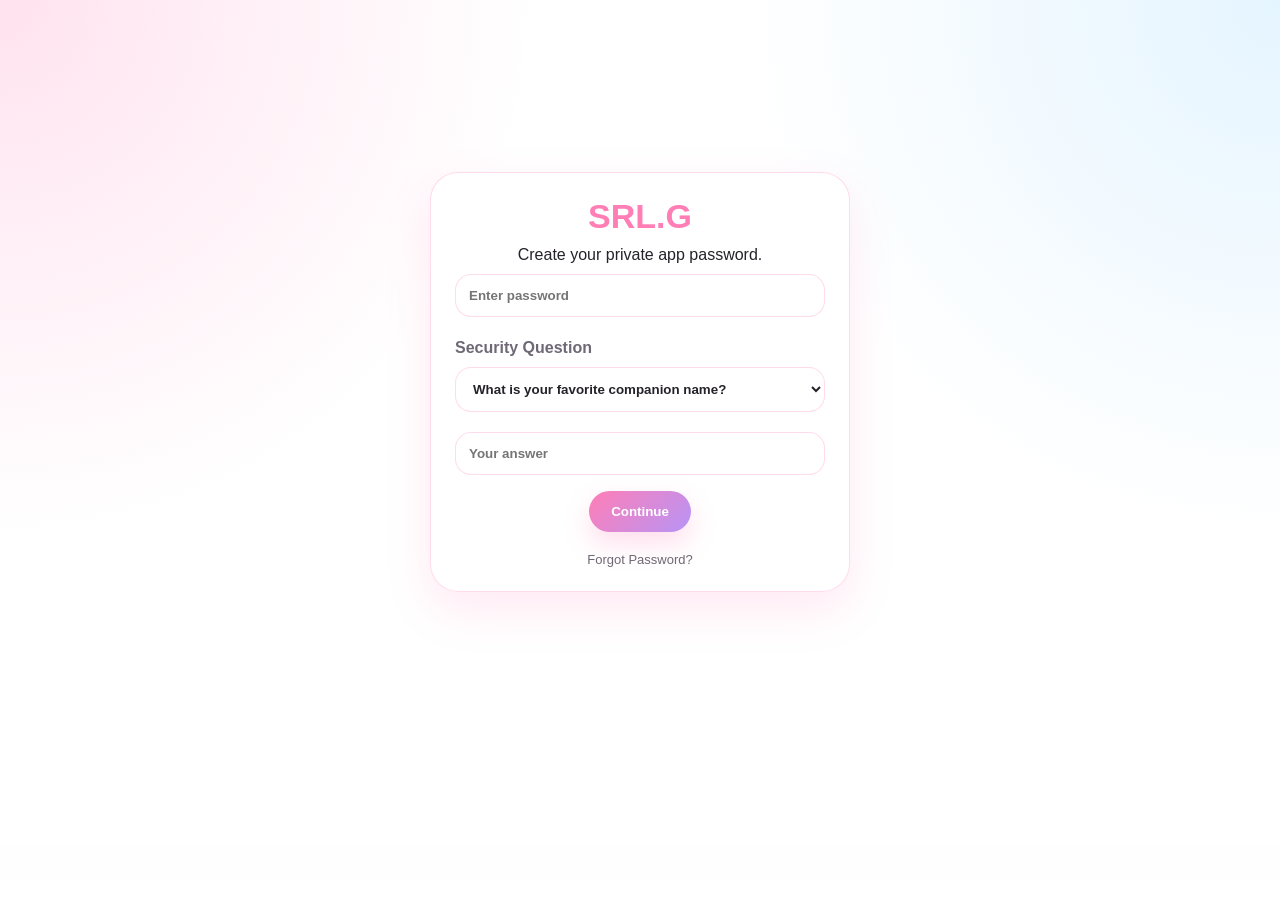
<file: index.html>
<!DOCTYPE html>
<html lang="en">
<head>
  <meta charset="UTF-8" />
  <meta name="viewport" content="width=device-width, initial-scale=1.0" />
  <title>SRL.G</title>
  <link rel="stylesheet" href="style.css" />

  <link rel="manifest" href="manifest.json">
  <meta name="theme-color" content="#ff7eb6">

</head>
<body>

  <section class="app-home">

    <div class="app-hero-card">
      <h1>SRL.G</h1>
      <p class="app-tagline">Three minds. One connection.</p>

      <p class="app-subtext">
        AI companions built for conversations, memory, bond, and emotional support in Telugu and English.
      </p>

      <div class="hero-buttons">
        <a href="signup.html"><button>Start 7-Day Trial</button></a>
        <a href="login.html"><button>Login</button></a>
        <a href="profile.html"><button>My Profile</button></a>
      </div>
    </div>

    <h2 id="companions" class="section-title">Choose Your Companion</h2>

    <div class="app-companion-list">

      <a href="sri.html" class="app-companion-card">
        <img src="images/sri.png" alt="Sri">
        <div>
          <h3>Sri</h3>
          <p>Playful • Childish • Energetic</p>
          <span class="card-arrow">→</span>
        </div>
      </a>

      <a href="ranga.html" class="app-companion-card">
        <img src="images/ranga.png" alt="Ranga">
        <div>
          <h3>Ranga</h3>
          <p>Friendly • Supportive • Warm</p>
          <span class="card-arrow">→</span>
        </div>
      </a>

      <a href="lasya.html" class="app-companion-card">
        <img src="images/lasya.png" alt="Lasya">
        <div>
          <h3>Lasya</h3>
          <p>Calm • Elegant • Thoughtful</p>
          <span class="card-arrow">→</span>
        </div>
      </a>

    </div>

    <footer>
      <p>© 2026 SRL.G</p>
      <p>All characters are fictional AI companions.</p>
    </footer>

  </section>

  <div class="bottom-nav">
    <a href="index.html" class="bottom-active">🏠<span>Home</span></a>
    <a href="companions.html">💬<span>Chat</span></a>
    <a href="profile.html">👤<span>Profile</span></a>
    <a href="premium.html">💎ᴠɪᴘ<span>Premium</span></a>
    <a href="settings.html">⚙️<span>Settings</span></a>
  </div>

  <script src="plan.js"></script>
  <script src="script.js"></script>

<script>
if (
  localStorage.getItem("appLockPassword") &&
  sessionStorage.getItem("appUnlocked") !== "true"
) {
  window.location.href = "lock.html";
}

if (!localStorage.getItem("appLockPassword")) {
  window.location.href = "lock.html";
}
</script>

  <script>
    const savedTheme = localStorage.getItem("theme");

    if(savedTheme === "Dark"){
      document.body.classList.add("dark-mode");
    }
  </script>

<script>
if ("serviceWorker" in navigator) {
  navigator.serviceWorker.register("service-worker.js")
    .then(() => console.log("Service Worker Registered"));
}
</script>

</body>
</html>
</file>
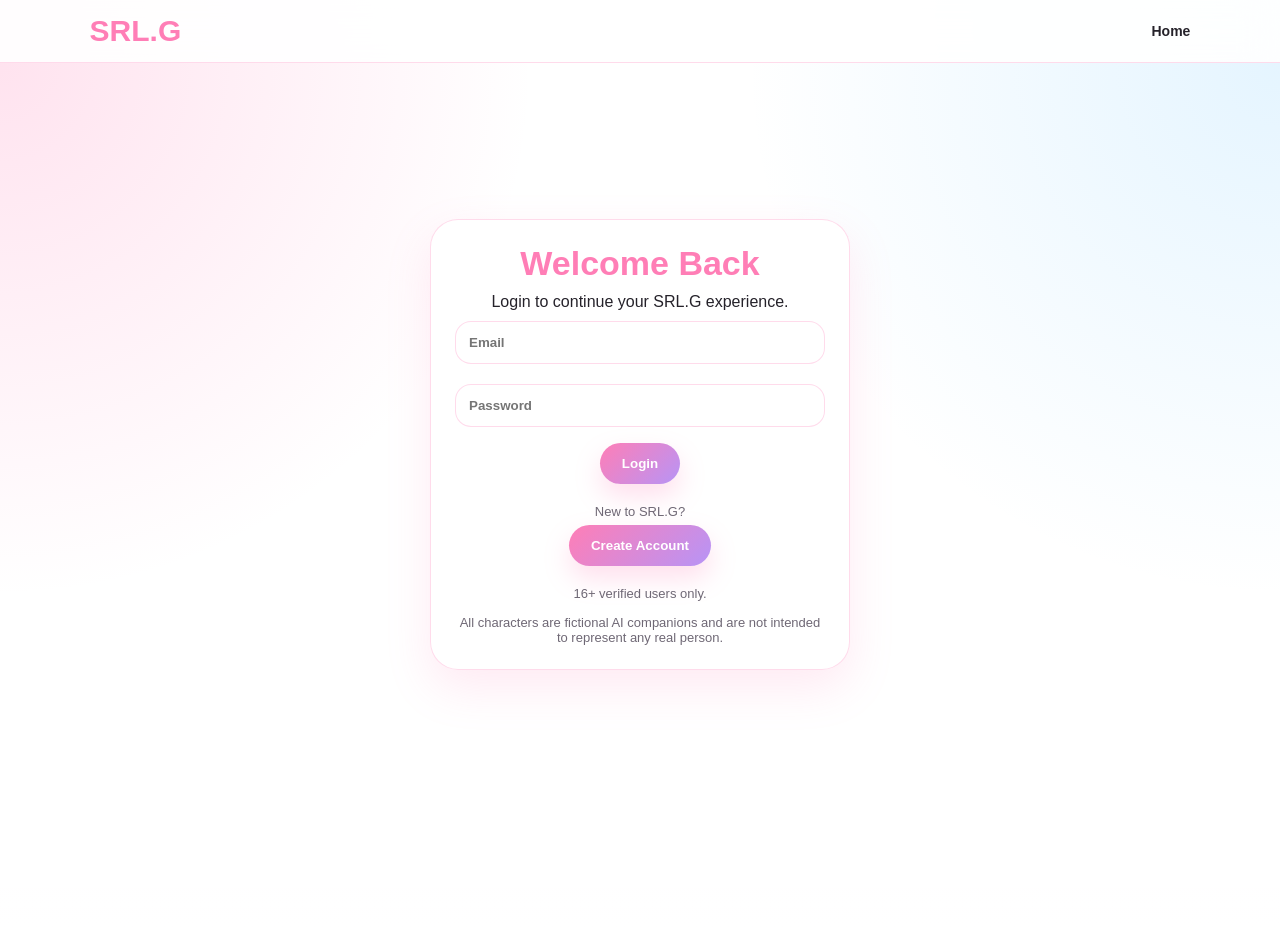
<file: chat-lasya.html>
<!DOCTYPE html>
<html lang="en">
<head>
  <meta charset="UTF-8">
  <title>Lasya Chat - SRL.G</title>
  <link rel="stylesheet" href="style.css">
</head>
<body>

<nav>
  <h1>SRL.G</h1>
  <div>
    <a href="index.html">Home</a>
    <a href="profile.html">Profile</a>
    <a href="chat-sri.html">Sri</a>
    <a href="chat-ranga.html">Ranga</a>
    <a href="chat-lasya.html" class="active-chat">Lasya</a>
  </div>
</nav>

<section class="chat-v2">

  <div class="chat-v2-header">
    <img src="images/lasya.png" class="chat-v2-avatar">

    <div style="flex:1;">
      <h2>
        <a href="index.html" style="color:white;text-decoration:none;margin-right:10px;">←</a>
        Lasya
      </h2>
      <p>
        ● Online |
        Age: <span id="chatLasyaAge">20</span> |  Role: <span id="chatLasyaRole">Friend</span></p>
       </div>
        <button onclick="deleteChat()" class="delete-chat-top">
        🗑️
        </button>
       </span>
    </div>
  </div>

  <div class="chat-v2-box" id="chatBox">
    <div class="message lasya-message">
      Welcome back, Rei 🌸 How are you feeling today?
    </div>
  </div>

  <div class="chat-v2-input">
    <input type="text" id="messageInput" placeholder="Type a message...">
    <button onclick="sendMessage()">Send</button>
    <button onclick="startVoice()">🎙️</button>
  </div>

</section>

<script src="plan.js"></script>

<script>
if (localStorage.getItem("isLoggedIn") !== "true") {
  window.location.href = "login.html";
}
</script>

<script>
const chatHistoryKey = "lasyaChatHistory";
const memoryKey = "lasyaMemory";
const conversationKey = "lasyaConversationHistory";
const dailyMessageKey = "lasyaDailyMessageDay";

const basicLimitKey = "lasyaBasicMessagesUsed";
const basicLimitDateKey = "lasyaBasicMessagesDate";
const BASIC_DAILY_LIMIT = 15;

function getTodayKey() {
  return new Date().toDateString();
}

function resetBasicLimitIfNeeded() {
  const today = getTodayKey();
  const savedDate = localStorage.getItem(basicLimitDateKey);

  if (savedDate !== today) {
    localStorage.setItem(basicLimitDateKey, today);
    localStorage.setItem(basicLimitKey, "0");
  }
}

function canSendMessage() {
  const plan = getPlan();

  if (plan === "Premium Trial" || plan === "Premium") {
    return true;
  }

  resetBasicLimitIfNeeded();

  const used = Number(localStorage.getItem(basicLimitKey) || 0);

  if (used >= BASIC_DAILY_LIMIT) {
    alert("🔒 Basic Plan limit reached. You can send 15 messages per day. Upgrade to Premium for unlimited messages.");
    return false;
  }

  return true;
}

function countBasicMessage() {
  const plan = getPlan();

  if (plan === "Premium Trial" || plan === "Premium") {
    return;
  }

  resetBasicLimitIfNeeded();

  let used = Number(localStorage.getItem(basicLimitKey) || 0);
  used++;
  localStorage.setItem(basicLimitKey, used);
}

function saveChatHistory() {
  const chatBox = document.getElementById("chatBox");
  localStorage.setItem(chatHistoryKey, chatBox.innerHTML);
}

function loadChatHistory() {
  const savedChat = localStorage.getItem(chatHistoryKey);
  const chatBox = document.getElementById("chatBox");

  if (savedChat) {
    chatBox.innerHTML = savedChat;
  }

  chatBox.scrollTop = chatBox.scrollHeight;
}

function saveLasyaMemory(message) {
  const lower = message.toLowerCase();

  if (
    lower.includes("my favorite") ||
    lower.includes("my favourite") ||
    lower.includes("my fav") ||
    lower.includes("favorite color") ||
    lower.includes("favourite colour") ||
    lower.includes("fav color") ||
    lower.includes("fav colour") ||
    lower.includes("i like") ||
    lower.includes("i love") ||
    lower.includes("i am") ||
    lower.includes("i want") ||
    lower.includes("my name") ||
    lower.includes("my dream") ||
    lower.includes("my goal") ||
    lower.includes("remember")
  ) {
    const oldMemory = JSON.parse(localStorage.getItem(memoryKey) || "[]");

    if (!oldMemory.includes(message)) {
      oldMemory.push(message);
    }

    localStorage.setItem(memoryKey, JSON.stringify(oldMemory));
  }
}

function saveConversation(role, content) {
  let history = JSON.parse(localStorage.getItem(conversationKey) || "[]");

  history.push({
    role: role,
    content: content
  });

  if (history.length > 50) {
    history = history.slice(-50);
  }

  localStorage.setItem(conversationKey, JSON.stringify(history));
}

function getConversationHistory() {
  return JSON.parse(localStorage.getItem(conversationKey) || "[]");
}

function showDailyLasyaMessage() {
  const today = new Date().toDateString();
  const lastDay = localStorage.getItem(dailyMessageKey);
  const chatBox = document.getElementById("chatBox");

  if (lastDay !== today) {
    const role = localStorage.getItem("lasyaRole") || "Friend";

    let messages = [];

    if (role === "Friend") {
      messages = [
        "🌸 Good day, Rei. I hope you're taking care of yourself today.",
        "🌷 Welcome back, Rei. How has your day been?",
        "✨ It's nice to see you again. I hope things are going well."
      ];
    } else if (role === "Best Friend") {
      messages = [
        "🌸 My best friend is back.",
        "✨ Welcome back, Rei. I was hoping we'd talk today.",
        "🌷 You’re here. That already makes today feel better."
      ];
    } else if (role === "Girlfriend") {
      messages = [
        "🌸 Welcome back, Rei. I was hoping we'd get to talk today.",
        "💖 Seeing you always makes me smile a little.",
        "✨ You showed up. My day just became brighter.",
        "🌷 I always enjoy our conversations, Rei.",
        "💕 I was wondering when you would show up today.",
        "🌸 It's nice seeing you again.",
        "✨ My day feels a little brighter when you're here.",
        "💖 I hope you've been taking care of yourself today.",
        "🌷 Welcome back. I missed our chats.",
        "🌸 Every day feels a little better when we talk."
      ];
    } else if (role === "Wife") {
      messages = [
        "💕 Welcome back, Rei. I hope your day has been kind to you.",
        "🌷 I’m glad you’re here. Don’t forget to take care of yourself.",
        "💖 It’s always nice when we get time to talk."
      ];
    } else if (role === "Mother") {
      messages = [
        "🤗 Have you eaten today, Rei?",
        "💛 Please don’t forget to rest when you need it.",
        "🌸 I hope you’re taking care of your health today."
      ];
    } else if (role === "Younger Sister") {
      messages = [
        "😆 Rei! You’re finally here!",
        "🎉 Let’s talk! I was waiting.",
        "✨ Today feels more fun now that you’re here."
      ];
    } else if (role === "Elder Sister") {
      messages = [
        "😊 Welcome back, Rei.",
        "💛 How has your day been?",
        "🌷 I hope you’re doing okay today."
      ];
    } else {
      messages = [
        "🌸 Good day, Rei.",
        "✨ Nice to see you again."
      ];
    }

    const dailyText = messages[Math.floor(Math.random() * messages.length)];

    chatBox.innerHTML += `
      <div class="message lasya-message">
        ${dailyText}
      </div>
    `;

    saveConversation("assistant", dailyText);
    saveChatHistory();
    localStorage.setItem(dailyMessageKey, today);
  }

  chatBox.scrollTop = chatBox.scrollHeight;
}

async function sendMessage() {
  const input = document.getElementById("messageInput");
  const chatBox = document.getElementById("chatBox");
  const message = input.value.trim();

  if (message === "") return;

  if (!canSendMessage()) {
    return;
  }

  countBasicMessage();

  saveLasyaMemory(message);
  saveConversation("user", message);

  let lasyaBond = Number(localStorage.getItem("lasyaBond") || 0);
  lasyaBond++;
  localStorage.setItem("lasyaBond", lasyaBond);

  let lasyaXP = Number(localStorage.getItem("lasyaXP") || 0);
  let lasyaLevel = Number(localStorage.getItem("lasyaLevel") || 1);

  lasyaXP += 10;

  if (lasyaXP >= 100) {
    lasyaXP = 0;
    lasyaLevel++;
    alert("🎉 Lasya reached Level " + lasyaLevel + "!");
  }

  localStorage.setItem("lasyaXP", lasyaXP);
  localStorage.setItem("lasyaLevel", lasyaLevel);

  chatBox.innerHTML += `
    <div class="message user-message">
      ${message}
    </div>
  `;

  input.value = "";
  saveChatHistory();

  chatBox.innerHTML += `
    <div class="message lasya-message" id="typing">
      Lasya is typing...
    </div>
  `;

  chatBox.scrollTop = chatBox.scrollHeight;

  try {
    const response = await fetch("https://srl-g-backend.onrender.com/chat-lasya", {
      method: "POST",
      headers: {
        "Content-Type": "application/json"
      },
      body: JSON.stringify({
        message: message,
        companion: "Lasya",
        age: localStorage.getItem("lasyaAge") || "20",
        role: localStorage.getItem("lasyaRole") || "Friend",
        bond: localStorage.getItem("lasyaBond") || "0",
        memory: JSON.parse(localStorage.getItem(memoryKey) || "[]"),
        history: getConversationHistory()
      })
    });

    const data = await response.json();

    const typing = document.getElementById("typing");
    if (typing) typing.remove();

    const reply = data.reply || "Lasya response error.";

    chatBox.innerHTML += `
      <div class="message lasya-message">
        ${reply}
      </div>
    `;

    saveConversation("assistant", reply);
    saveChatHistory();

  } catch (error) {
    const typing = document.getElementById("typing");
    if (typing) typing.remove();

    chatBox.innerHTML += `
      <div class="message lasya-message">
        Connection Error 😢
      </div>
    `;

    saveChatHistory();
  }

  chatBox.scrollTop = chatBox.scrollHeight;
}

document.getElementById("chatLasyaAge").textContent =
  localStorage.getItem("lasyaAge") || "20";

document.getElementById("chatLasyaRole").textContent =
  localStorage.getItem("lasyaRole") || "Friend";

const savedTheme = localStorage.getItem("theme");

if(savedTheme === "Dark"){
  document.body.classList.add("dark-mode");
}

document.getElementById("messageInput")
.addEventListener("keydown", function(event){
  if(event.key === "Enter"){
    event.preventDefault();
    sendMessage();
  }
});

function startVoice() {
  if (!("webkitSpeechRecognition" in window)) {
    alert("🎙️ Voice typing works only in Chrome browser.");
    return;
  }

  const recognition = new webkitSpeechRecognition();
  recognition.lang = "en-IN";
  recognition.continuous = false;
  recognition.interimResults = false;

  recognition.start();

  recognition.onresult = function(event) {
    const voiceText = event.results[0][0].transcript;
    document.getElementById("messageInput").value = voiceText;
  };

  recognition.onerror = function() {
    alert("🎙️ Voice input failed. Try again.");
  };
}
function deleteChat() {

  if(confirm("Delete all Lasya chats?")) {

    localStorage.removeItem("lasyaChatHistory");
    localStorage.removeItem("lasyaConversationHistory");

    location.reload();

  }

}

loadChatHistory();
showDailyLasyaMessage();
</script>

</body>
</html>
</file>
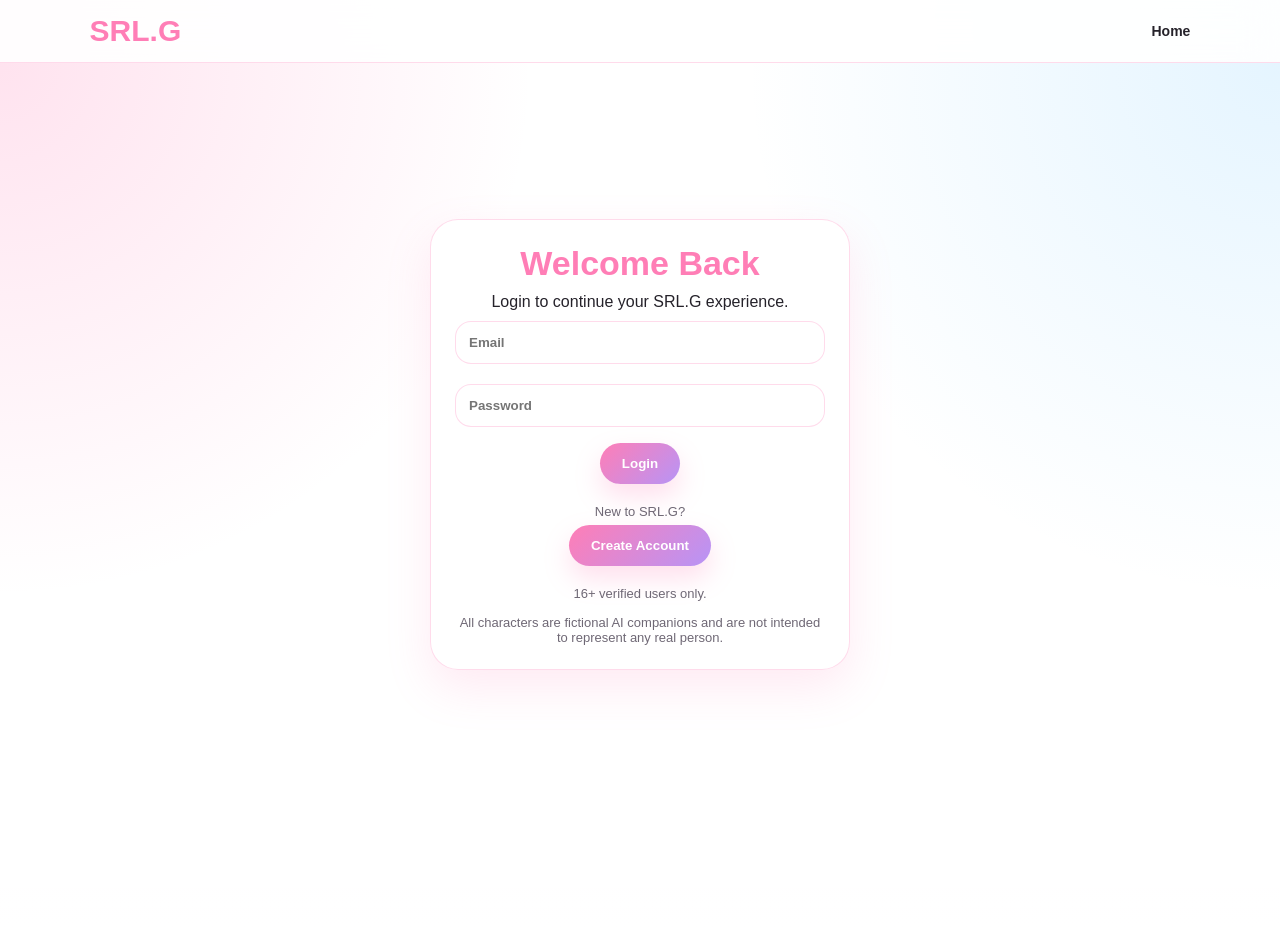
<file: chat-ranga.html>
<!DOCTYPE html>
<html lang="en">
<head>
  <meta charset="UTF-8">
  <title>Ranga Chat - SRL.G</title>
  <link rel="stylesheet" href="style.css">
</head>
<body>

<nav>
  <h1>SRL.G</h1>
  <div>
    <a href="index.html">Home</a>
    <a href="profile.html">Profile</a>
    <a href="chat-sri.html">Sri</a>
    <a href="chat-ranga.html" class="active-chat">Ranga</a>
    <a href="chat-lasya.html">Lasya</a>
  </div>
</nav>

<section class="chat-v2">

  <div class="chat-v2-header">
    <img src="images/ranga.png" class="chat-v2-avatar">
    <div style="flex:1;">
      <h2>
        <a href="index.html" style="color:white;text-decoration:none;margin-right:10px;">←</a>
        Ranga
      </h2>
      <p>● Online | Age: <span id="chatRangaAge">20</span> | Role: <span id="chatRangaRole">Friend</span></p>
      </div>
     <button onclick="deleteChat()" class="delete-chat-top">
     🗑️
     </button>

    </div>
  </div>

  <div class="chat-v2-box" id="chatBox">
    <div class="message ranga-message">
      Yo Rei 😎 What are we working on today?
    </div>
  </div>

  <div class="chat-v2-input">
    <input type="text" id="messageInput" placeholder="Type a message...">
    <button onclick="sendMessage()">Send</button>
    <button onclick="startVoice()">🎙️</button>
  </div>

</section>

<script src="plan.js"></script>

<script>
if (localStorage.getItem("isLoggedIn") !== "true") {
  window.location.href = "login.html";
}
</script>

<script>
const chatHistoryKey = "rangaChatHistory";
const memoryKey = "rangaMemory";
const conversationKey = "rangaConversationHistory";
const dailyMessageKey = "rangaDailyMessageDay";

const basicLimitKey = "rangaBasicMessagesUsed";
const basicLimitDateKey = "rangaBasicMessagesDate";
const BASIC_DAILY_LIMIT = 15;

function getTodayKey() {
  return new Date().toDateString();
}

function resetBasicLimitIfNeeded() {
  const today = getTodayKey();
  const savedDate = localStorage.getItem(basicLimitDateKey);

  if (savedDate !== today) {
    localStorage.setItem(basicLimitDateKey, today);
    localStorage.setItem(basicLimitKey, "0");
  }
}

function canSendMessage() {
  const plan = getPlan();

  if (plan === "Premium Trial" || plan === "Premium") {
    return true;
  }

  resetBasicLimitIfNeeded();

  const used = Number(localStorage.getItem(basicLimitKey) || 0);

  if (used >= BASIC_DAILY_LIMIT) {
    alert("🔒 Basic Plan limit reached. You can send 15 messages per day. Upgrade to Premium for unlimited messages.");
    return false;
  }

  return true;
}

function countBasicMessage() {
  const plan = getPlan();

  if (plan === "Premium Trial" || plan === "Premium") {
    return;
  }

  resetBasicLimitIfNeeded();

  let used = Number(localStorage.getItem(basicLimitKey) || 0);
  used++;
  localStorage.setItem(basicLimitKey, used);
}

function saveChatHistory() {
  const chatBox = document.getElementById("chatBox");
  localStorage.setItem(chatHistoryKey, chatBox.innerHTML);
}

function loadChatHistory() {
  const savedChat = localStorage.getItem(chatHistoryKey);
  const chatBox = document.getElementById("chatBox");

  if (savedChat) {
    chatBox.innerHTML = savedChat;
  }

  chatBox.scrollTop = chatBox.scrollHeight;
}

function saveRangaMemory(message) {
  const lower = message.toLowerCase();

  if (
    lower.includes("my favorite") ||
    lower.includes("my favourite") ||
    lower.includes("my fav") ||
    lower.includes("favorite color") ||
    lower.includes("favourite colour") ||
    lower.includes("fav color") ||
    lower.includes("fav colour") ||
    lower.includes("i like") ||
    lower.includes("i love") ||
    lower.includes("i am") ||
    lower.includes("i want") ||
    lower.includes("my name") ||
    lower.includes("my dream") ||
    lower.includes("my goal") ||
    lower.includes("remember")
  ) {
    const oldMemory = JSON.parse(localStorage.getItem(memoryKey) || "[]");

    if (!oldMemory.includes(message)) {
      oldMemory.push(message);
    }

    localStorage.setItem(memoryKey, JSON.stringify(oldMemory));
  }
}

function saveConversation(role, content) {
  let history = JSON.parse(localStorage.getItem(conversationKey) || "[]");

  history.push({
    role: role,
    content: content
  });

  if (history.length > 50) {
    history = history.slice(-50);
  }

  localStorage.setItem(conversationKey, JSON.stringify(history));
}

function getConversationHistory() {
  return JSON.parse(localStorage.getItem(conversationKey) || "[]");
}

function showDailyRangaMessage() {
  const today = new Date().toDateString();
  const lastDay = localStorage.getItem(dailyMessageKey);
  const chatBox = document.getElementById("chatBox");

  if (lastDay !== today) {
    const role = localStorage.getItem("rangaRole") || "Friend";

    let messages = [];

    if (role === "Friend") {
      messages = [
        "😎 Yo Rei! New day, new grind.",
        "🔥 Hey bro, ready to move forward today?",
        "💪 Good to see you again."
      ];
    }

    else if (role === "Best Friend") {
      messages = [
        "😎 My best bro is back!",
        "🔥 Rei! Let's make today count.",
        "💪 I'm with you today, no matter what."
      ];
    }

    else if (role === "Boyfriend") {
      messages = [
        "💙 Hey Rei, I was hoping you'd show up today.",
        "😌 Seeing you here makes my day better.",
        "✨ I'm glad you're here. Let's talk for a bit."
      ];
    }

    else if (role === "Husband") {
      messages = [
        "💙 Welcome back, Rei.",
        "😌 I hope you've been taking care of yourself.",
        "✨ I'm here with you today."
      ];
    }

    else if (role === "Father") {
      messages = [
        "💪 Keep your head strong today, Rei.",
        "🌟 I'm proud of the effort you're putting in.",
        "😌 Take care of yourself and keep moving."
      ];
    }

    else if (role === "Younger Brother") {
      messages = [
        "😆 Bro! You're here!",
        "🎮 Let's do something fun today!",
        "🔥 I was waiting for you."
      ];
    }

    else if (role === "Elder Brother") {
      messages = [
        "💪 Welcome back, Rei.",
        "😎 Stay strong today.",
        "🌟 Let's keep going forward."
      ];
    }

    else {
      messages = [
        "😎 Yo Rei! I'm here.",
        "🔥 Ready for today?"
      ];
    }

    const dailyText = messages[Math.floor(Math.random() * messages.length)];

    chatBox.innerHTML += `
      <div class="message ranga-message">
        ${dailyText}
      </div>
    `;

    saveConversation("assistant", dailyText);
    saveChatHistory();
    localStorage.setItem(dailyMessageKey, today);
  }

  chatBox.scrollTop = chatBox.scrollHeight;
}

async function sendMessage() {
  const input = document.getElementById("messageInput");
  const chatBox = document.getElementById("chatBox");
  const message = input.value.trim();

  if (message === "") return;

  if (!canSendMessage()) {
    return;
  }

  countBasicMessage();

  saveRangaMemory(message);
  saveConversation("user", message);

  let rangaBond = Number(localStorage.getItem("rangaBond") || 0);
  rangaBond++;
  localStorage.setItem("rangaBond", rangaBond);

  let rangaXP = Number(localStorage.getItem("rangaXP") || 0);
  let rangaLevel = Number(localStorage.getItem("rangaLevel") || 1);

  rangaXP += 10;

  if (rangaXP >= 100) {
    rangaXP = 0;
    rangaLevel++;
    alert("🎉 Ranga reached Level " + rangaLevel + "!");
  }

  localStorage.setItem("rangaXP", rangaXP);
  localStorage.setItem("rangaLevel", rangaLevel);

  chatBox.innerHTML += `
    <div class="message user-message">
      ${message}
    </div>
  `;

  input.value = "";
  saveChatHistory();

  chatBox.innerHTML += `
    <div class="message ranga-message" id="typing">
      Ranga is typing...
    </div>
  `;

  chatBox.scrollTop = chatBox.scrollHeight;

  try {
    const response = await fetch("https://srl-g-backend.onrender.com/chat-ranga", {
      method: "POST",
      headers: {
        "Content-Type": "application/json"
      },
      body: JSON.stringify({
        message: message,
        companion: "Ranga",
        age: localStorage.getItem("rangaAge") || "20",
        role: localStorage.getItem("rangaRole") || "Friend",
        bond: localStorage.getItem("rangaBond") || "0",
        memory: JSON.parse(localStorage.getItem(memoryKey) || "[]"),
        history: getConversationHistory()
      })
    });

    const data = await response.json();

    const typing = document.getElementById("typing");
    if (typing) typing.remove();

    const reply = data.reply || "Ranga response error.";

    chatBox.innerHTML += `
      <div class="message ranga-message">
        ${reply}
      </div>
    `;

    saveConversation("assistant", reply);
    saveChatHistory();

  } catch (error) {
    const typing = document.getElementById("typing");
    if (typing) typing.remove();

    chatBox.innerHTML += `
      <div class="message ranga-message">
        Connection Error 😢
      </div>
    `;

    saveChatHistory();
  }

  chatBox.scrollTop = chatBox.scrollHeight;
}

document.getElementById("chatRangaAge").textContent =
  localStorage.getItem("rangaAge") || "20";

document.getElementById("chatRangaRole").textContent =
  localStorage.getItem("rangaRole") || "Friend";

const savedTheme = localStorage.getItem("theme");
if(savedTheme === "Dark"){
  document.body.classList.add("dark-mode");
}

document.getElementById("messageInput")
.addEventListener("keydown", function(event){
  if(event.key === "Enter"){
    event.preventDefault();
    sendMessage();
  }
});

function startVoice() {
  if (!("webkitSpeechRecognition" in window)) {
    alert("🎙️ Voice typing works only in Chrome browser.");
    return;
  }

  const recognition = new webkitSpeechRecognition();
  recognition.lang = "en-IN";
  recognition.continuous = false;
  recognition.interimResults = false;

  recognition.start();

  recognition.onresult = function(event) {
    const voiceText = event.results[0][0].transcript;
    document.getElementById("messageInput").value = voiceText;
  };

  recognition.onerror = function() {
    alert("🎙️ Voice input failed. Try again.");
  };
}
function deleteChat() {

  if(confirm("Delete all Ranga chats?")) {

    localStorage.removeItem("rangaChatHistory");
    localStorage.removeItem("rangaConversationHistory");

    location.reload();

  }

}

loadChatHistory();
showDailyRangaMessage();
</script>

</body>
</html>
</file>
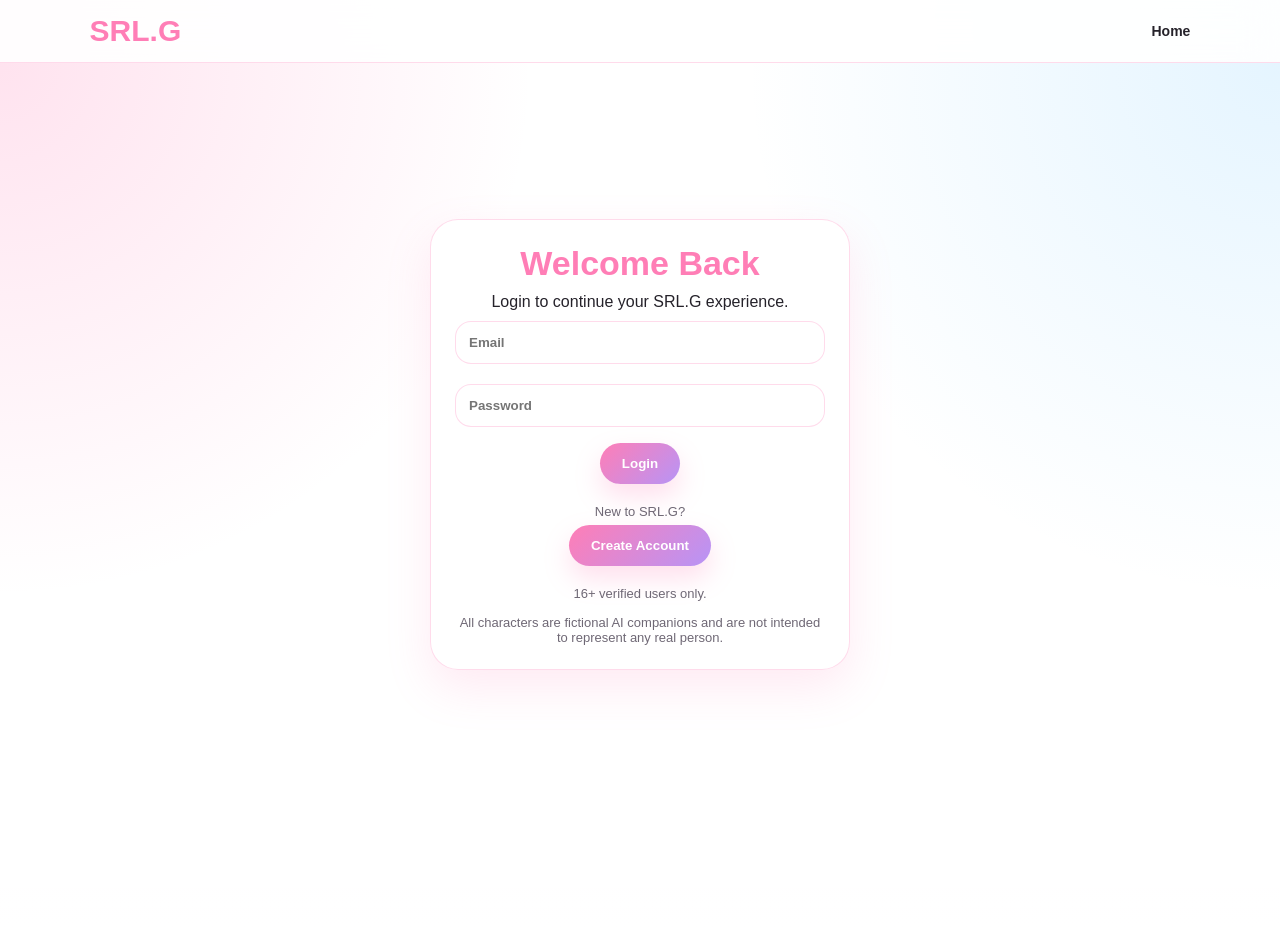
<file: chat-sri.html>
<!DOCTYPE html>
<html lang="en">
<head>
  <meta charset="UTF-8">
  <title>Sri Chat - SRL.G</title>
  <link rel="stylesheet" href="style.css">
</head>
<body>

<nav>
  <h1>SRL.G</h1>
  <div>
    <a href="index.html">Home</a>
    <a href="profile.html">Profile</a>
    <a href="chat-sri.html" class="active-chat">Sri</a>
    <a href="chat-ranga.html">Ranga</a>
    <a href="chat-lasya.html">Lasya</a>
  </div>
</nav>

<section class="chat-v2">

  <div class="chat-v2-header">
    <img src="images/sri.png" class="chat-v2-avatar">
    <div style="flex:1;">
      <h2>
        <a href="index.html" style="color:white;text-decoration:none;margin-right:10px;">←</a>
        Sri
      </h2>
      <p>● Online | Age: <span id="chatSriAge">20</span> | Role: <span id="chatSriRole">Friend</span></p>
      </div>
      <button onclick="deleteChat()" class="delete-chat-top">
      🗑️
      </button>
    </div>
  </div>

  <div class="chat-v2-box" id="chatBox">
    <div class="message sri-message">
      Hii! 😊 I'm Sri. How was your day?
    </div>
  </div>

  <div class="chat-v2-input">
    <input type="text" id="messageInput" placeholder="Type a message...">
    <button onclick="sendMessage()">Send</button>
    <button onclick="startVoice()">🎙️</button>
  </div>

</section>

<script src="plan.js"></script>

<script>
if (localStorage.getItem("isLoggedIn") !== "true") {
  window.location.href = "login.html";
}
</script>

<script>
const chatHistoryKey = "sriChatHistory";
const memoryKey = "sriMemory";
const conversationKey = "sriConversationHistory";
const dailyMessageKey = "sriDailyMessageDay";

const basicLimitKey = "sriBasicMessagesUsed";
const basicLimitDateKey = "sriBasicMessagesDate";
const BASIC_DAILY_LIMIT = 15;


function getTodayKey() {
  return new Date().toDateString();
}

function resetBasicLimitIfNeeded() {
  const today = getTodayKey();
  const savedDate = localStorage.getItem(basicLimitDateKey);

  if (savedDate !== today) {
    localStorage.setItem(basicLimitDateKey, today);
    localStorage.setItem(basicLimitKey, "0");
  }
}

function canSendMessage() {
  const plan = getPlan();

  if (plan === "Premium Trial" || plan === "Premium") {
    return true;
  }

  resetBasicLimitIfNeeded();

  const used = Number(localStorage.getItem(basicLimitKey) || 0);

  if (used >= BASIC_DAILY_LIMIT) {
    alert("🔒 Basic Plan limit reached. You can send 15 messages per day. Upgrade to Premium for unlimited messages.");
    return false;
  }

  return true;
}

function countBasicMessage() {
  const plan = getPlan();

  if (plan === "Premium Trial" || plan === "Premium") {
    return;
  }

  resetBasicLimitIfNeeded();

  let used = Number(localStorage.getItem(basicLimitKey) || 0);
  used++;
  localStorage.setItem(basicLimitKey, used);
}

function saveChatHistory() {
  const chatBox = document.getElementById("chatBox");
  localStorage.setItem(chatHistoryKey, chatBox.innerHTML);
}

function loadChatHistory() {
  const savedChat = localStorage.getItem(chatHistoryKey);
  const chatBox = document.getElementById("chatBox");

  if (savedChat) {
    chatBox.innerHTML = savedChat;
  }

  chatBox.scrollTop = chatBox.scrollHeight;
}

function saveSriMemory(message) {
  const lower = message.toLowerCase();

  if (
    lower.includes("my favorite") ||
    lower.includes("my favourite") ||
    lower.includes("my fav") ||
    lower.includes("favorite color") ||
    lower.includes("favourite colour") ||
    lower.includes("fav color") ||
    lower.includes("fav colour") ||
    lower.includes("i like") ||
    lower.includes("i love") ||
    lower.includes("i am") ||
    lower.includes("i want") ||
    lower.includes("my name") ||
    lower.includes("my dream") ||
    lower.includes("my goal") ||
    lower.includes("remember")
  ) {
    const oldMemory = JSON.parse(localStorage.getItem(memoryKey) || "[]");

    if (!oldMemory.includes(message)) {
      oldMemory.push(message);
    }

    localStorage.setItem(memoryKey, JSON.stringify(oldMemory));
  }
}

function saveConversation(role, content) {
  let history = JSON.parse(localStorage.getItem(conversationKey) || "[]");

  history.push({
    role: role,
    content: content
  });

  if (history.length > 50) {
    history = history.slice(-50);
  }

  localStorage.setItem(conversationKey, JSON.stringify(history));
}

function getConversationHistory() {
  return JSON.parse(localStorage.getItem(conversationKey) || "[]");
}

function showDailySriMessage() {
  const today = new Date().toDateString();
  const lastDay = localStorage.getItem(dailyMessageKey);
  const chatBox = document.getElementById("chatBox");

  if (lastDay !== today) {
    const role = localStorage.getItem("sriRole") || "Friend";

    let messages = [];

    if (role === "Friend") {
      messages = [
        "😊 Hii Rei! How are you today?",
        "✨ Welcome back! Ready for another fun day?",
        "🌸 It's nice seeing you again!"
      ];
    }

    else if (role === "Best Friend") {
      messages = [
        "😄 Rei!! You're finally here!",
        "🎉 My best friend is back!",
        "✨ Ready to make today awesome?"
      ];
    }

    else if (role === "Girlfriend") {
      messages = [
        "💖 Welcome back, Rei. I missed our chats.",
        "🌸 Seeing you always makes me smile.",
        "✨ I was hoping you'd show up today.",
        "💕 I'm happy you're here."
      ];
    }

    else if (role === "Wife") {
      messages = [
        "💕 Welcome home, Rei.",
        "🌷 I hope you've been taking care of yourself.",
        "💖 It's always nice seeing you."
      ];
    }

    else if (role === "Mother") {
      messages = [
        "🤗 Have you eaten today?",
        "💛 Don't forget to take care of yourself.",
        "🌸 I hope your day is going well."
      ];
    }

    else if (role === "Younger Sister") {
      messages = [
        "😆 Rei!! Let's talk!",
        "🎉 You're finally here!",
        "✨ I've been waiting!"
      ];
    }

    else if (role === "Elder Sister") {
      messages = [
        "😊 Welcome back.",
        "💛 How has your day been?",
        "🌷 I hope everything is going well."
      ];
    }

    else {
      messages = [
        "😊 Good day, Rei!",
        "✨ Nice to see you again."
      ];
    }

    const dailyText = messages[Math.floor(Math.random() * messages.length)];

    chatBox.innerHTML += `
      <div class="message sri-message">
        ${dailyText}
      </div>
    `;

    saveConversation("assistant", dailyText);
    saveChatHistory();
    localStorage.setItem(dailyMessageKey, today);
  }

  chatBox.scrollTop = chatBox.scrollHeight;
}

async function sendMessage() {
  const input = document.getElementById("messageInput");
  const chatBox = document.getElementById("chatBox");
  const message = input.value.trim();

  if (message === "") return;

  if (!canSendMessage()) {
    return;
  }

  countBasicMessage();

  saveSriMemory(message);
  saveConversation("user", message);

  let sriBond = Number(localStorage.getItem("sriBond") || 0);
  sriBond++;
  localStorage.setItem("sriBond", sriBond);

  let sriXP = Number(localStorage.getItem("sriXP") || 0);
  let sriLevel = Number(localStorage.getItem("sriLevel") || 1);

  sriXP += 10;

  if (sriXP >= 100) {
    sriXP = 0;
    sriLevel++;
    alert("🎉 Sri reached Level " + sriLevel + "!");
  }

  localStorage.setItem("sriXP", sriXP);
  localStorage.setItem("sriLevel", sriLevel);

  chatBox.innerHTML += `
    <div class="message user-message">
      ${message}
    </div>
  `;

  input.value = "";
  saveChatHistory();

  chatBox.innerHTML += `
    <div class="message sri-message" id="typing">
      Sri is typing...
    </div>
  `;

  chatBox.scrollTop = chatBox.scrollHeight;

  try {
    const response = await fetch("https://srl-g-backend.onrender.com/chat-sri", {
      method: "POST",
      headers: {
        "Content-Type": "application/json"
      },
      body: JSON.stringify({
        message: message,
        companion: "Sri",
        age: localStorage.getItem("sriAge") || "20",
        role: localStorage.getItem("sriRole") || "Friend",
        bond: localStorage.getItem("sriBond") || "0",
        memory: JSON.parse(localStorage.getItem(memoryKey) || "[]"),
        history: getConversationHistory()
      })
    });

    const data = await response.json();

    const typing = document.getElementById("typing");
    if (typing) typing.remove();

    const reply = data.reply || "Sri response error.";

    chatBox.innerHTML += `
      <div class="message sri-message">
        ${reply}
      </div>
    `;

    saveConversation("assistant", reply);
    saveChatHistory();

  } catch(error) {
    const typing = document.getElementById("typing");
    if (typing) typing.remove();

    chatBox.innerHTML += `
      <div class="message sri-message">
        Connection Error 😢
      </div>
    `;

    saveChatHistory();
  }

  chatBox.scrollTop = chatBox.scrollHeight;
}

document.getElementById("chatSriAge").textContent =
  localStorage.getItem("sriAge") || "20";

document.getElementById("chatSriRole").textContent =
  localStorage.getItem("sriRole") || "Friend";

const savedTheme = localStorage.getItem("theme");
if(savedTheme === "Dark"){
  document.body.classList.add("dark-mode");
}

document.getElementById("messageInput")
.addEventListener("keydown", function(event){
  if(event.key === "Enter"){
    event.preventDefault();
    sendMessage();
  }
});

function startVoice() {
  if (!("webkitSpeechRecognition" in window)) {
    alert("🎙️ Voice typing works only in Chrome browser.");
    return;
  }

  const recognition = new webkitSpeechRecognition();
  recognition.lang = "en-IN";
  recognition.continuous = false;
  recognition.interimResults = false;

  recognition.start();

  recognition.onresult = function(event) {
    const voiceText = event.results[0][0].transcript;
    document.getElementById("messageInput").value = voiceText;
  };

  recognition.onerror = function() {
    alert("🎙️ Voice input failed. Try again.");
  };
}
function deleteChat() {

  if(confirm("Delete all Sri chats?")) {

    localStorage.removeItem("sriChatHistory");
    localStorage.removeItem("sriConversationHistory");

    location.reload();

  }

}

loadChatHistory();
showDailySriMessage();
</script>

</body>
</html>
</file>
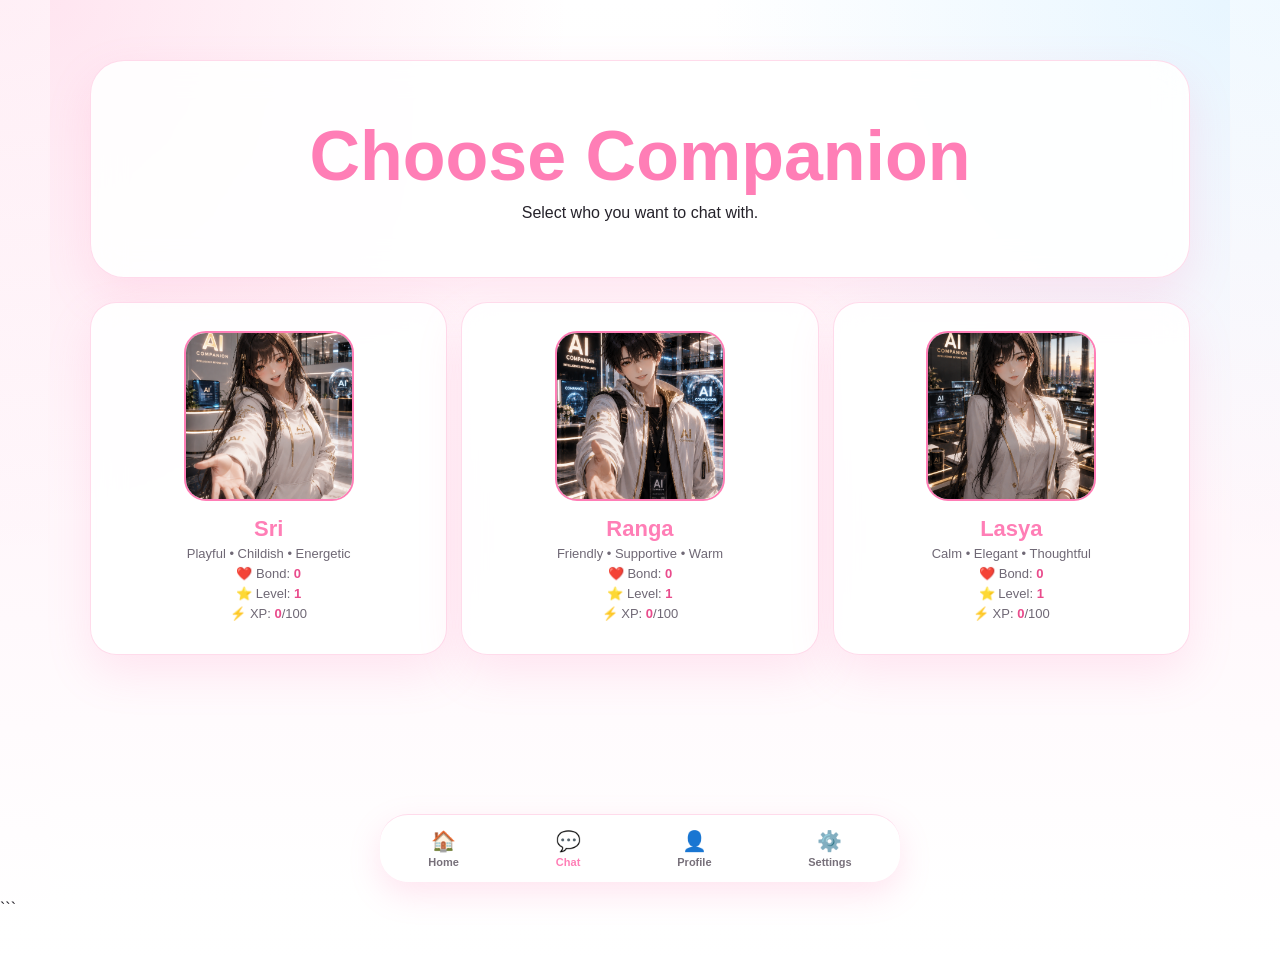
<file: companions.html>
<!DOCTYPE html>
<html lang="en">
<head>
<meta charset="UTF-8">
<meta name="viewport" content="width=device-width, initial-scale=1.0">
<title>Choose Companion - SRL.G</title>
<link rel="stylesheet" href="style.css">
</head>
<body>

<section class="app-home">

  <div class="app-hero-card">
    <h1>Choose Companion</h1>
    <p>Select who you want to chat with.</p>
  </div>

  <div class="app-companion-list">

    <a href="chat-sri.html" class="app-companion-card">
      <img src="images/sri.png">

      <div>
        <h3>Sri</h3>
        <p>Playful • Childish • Energetic</p>

        <p>❤️ Bond: <span id="sriBond">0</span></p>
        <p>⭐ Level: <span id="sriLevel">1</span></p>
        <p>⚡ XP: <span id="sriXP">0</span>/100</p>
      </div>
    </a>

    <a href="chat-ranga.html" class="app-companion-card">
      <img src="images/ranga.png">

      <div>
        <h3>Ranga</h3>
        <p>Friendly • Supportive • Warm</p>

        <p>❤️ Bond: <span id="rangaBond">0</span></p>
        <p>⭐ Level: <span id="rangaLevel">1</span></p>
        <p>⚡ XP: <span id="rangaXP">0</span>/100</p>
      </div>
    </a>

    <a href="chat-lasya.html" class="app-companion-card">
      <img src="images/lasya.png">

      <div>
        <h3>Lasya</h3>
        <p>Calm • Elegant • Thoughtful</p>

        <p>❤️ Bond: <span id="lasyaBond">0</span></p>
        <p>⭐ Level: <span id="lasyaLevel">1</span></p>
        <p>⚡ XP: <span id="lasyaXP">0</span>/100</p>
      </div>
    </a>

  </div>

</section>

<div class="bottom-nav">
  <a href="index.html">🏠<span>Home</span></a>
  <a href="companions.html" class="bottom-active">💬<span>Chat</span></a>
  <a href="profile.html">👤<span>Profile</span></a>
  <a href="settings.html">⚙️<span>Settings</span></a>
</div>

<script>

document.getElementById("sriBond").textContent =
localStorage.getItem("sriBond") || "0";

document.getElementById("sriLevel").textContent =
localStorage.getItem("sriLevel") || "1";

document.getElementById("sriXP").textContent =
localStorage.getItem("sriXP") || "0";


document.getElementById("rangaBond").textContent =
localStorage.getItem("rangaBond") || "0";

document.getElementById("rangaLevel").textContent =
localStorage.getItem("rangaLevel") || "1";

document.getElementById("rangaXP").textContent =
localStorage.getItem("rangaXP") || "0";


document.getElementById("lasyaBond").textContent =
localStorage.getItem("lasyaBond") || "0";

document.getElementById("lasyaLevel").textContent =
localStorage.getItem("lasyaLevel") || "1";

document.getElementById("lasyaXP").textContent =
localStorage.getItem("lasyaXP") || "0";


const savedTheme = localStorage.getItem("theme");

if(savedTheme === "Dark"){
  document.body.classList.add("dark-mode");
}

</script>

</body>
</html>
```
</file>
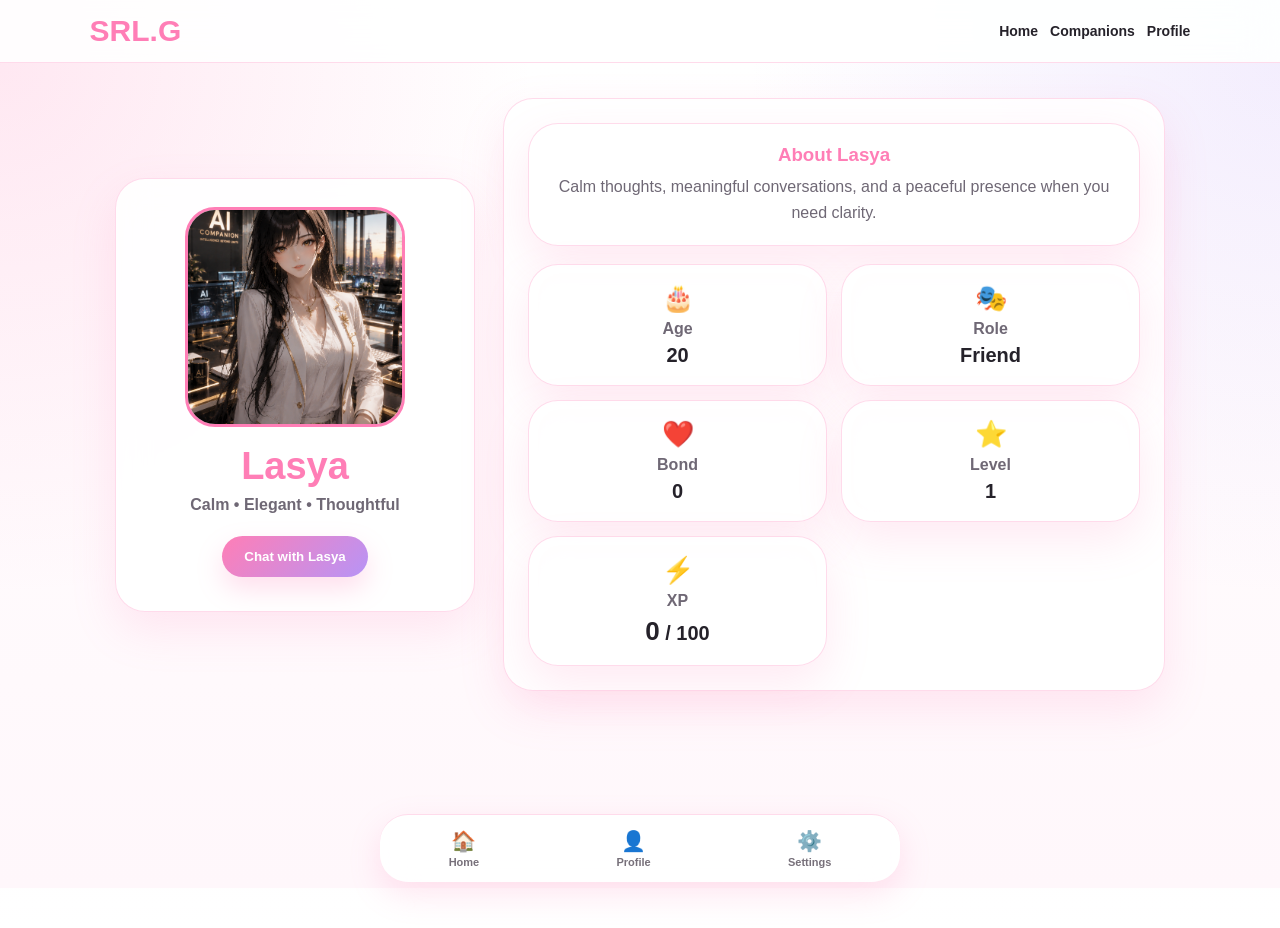
<file: lasya.html>
<!DOCTYPE html>
<html lang="en">
<head>
  <meta charset="UTF-8">
  <meta name="viewport" content="width=device-width, initial-scale=1.0">
  <title>Lasya - SRL.G</title>
  <link rel="stylesheet" href="style.css">
</head>
<body>

<nav>
  <h1>SRL.G</h1>
  <div>
    <a href="index.html">Home</a>
    <a href="companions.html">Companions</a>
    <a href="profile.html">Profile</a>
  </div>
</nav>

<section class="companion-profile-page">

  <div class="companion-profile-card">

    <div class="companion-profile-left">
      <img src="images/lasya.png" class="character-profile-img" alt="Lasya">

      <h2>Lasya</h2>
      <p class="companion-tagline">Calm • Elegant • Thoughtful</p>

      <a href="chat-lasya.html">
        <button>Chat with Lasya</button>
      </a>
    </div>

    <div class="companion-profile-right">

      <div class="companion-status-card">
        <h3>About Lasya</h3>
        <p>
          Calm thoughts, meaningful conversations,
          and a peaceful presence when you need clarity.
        </p>
      </div>

      <div class="companion-stats-grid">

        <div class="mini-stat">
          <span>🎂</span>
          <h4>Age</h4>
          <p id="companionAge">20</p>
        </div>

        <div class="mini-stat">
          <span>🎭</span>
          <h4>Role</h4>
          <p id="companionRole">Friend</p>
        </div>

        <div class="mini-stat">
          <span>❤️</span>
          <h4>Bond</h4>
          <p id="companionBond">0</p>
        </div>

        <div class="mini-stat">
          <span>⭐</span>
          <h4>Level</h4>
          <p id="companionLevel">1</p>
        </div>

        <div class="mini-stat">
          <span>⚡</span>
          <h4>XP</h4>
          <p><span id="companionXP">0</span> / 100</p>
        </div>

      </div>

    </div>

  </div>

</section>

<div class="bottom-nav">
  <a href="index.html">🏠<span>Home</span></a>
  <a href="profile.html">👤<span>Profile</span></a>
  <a href="settings.html">⚙️<span>Settings</span></a>
</div>

<script>
if (localStorage.getItem("theme") === "Dark") {
  document.body.classList.add("dark-mode");
}

document.getElementById("companionAge").textContent =
  localStorage.getItem("lasyaAge") || "20";

document.getElementById("companionRole").textContent =
  localStorage.getItem("lasyaRole") || "Friend";

document.getElementById("companionBond").textContent =
  localStorage.getItem("lasyaBond") || "0";

document.getElementById("companionLevel").textContent =
  localStorage.getItem("lasyaLevel") || "1";

document.getElementById("companionXP").textContent =
  localStorage.getItem("lasyaXP") || "0";
</script>

</body>
</html>
</file>
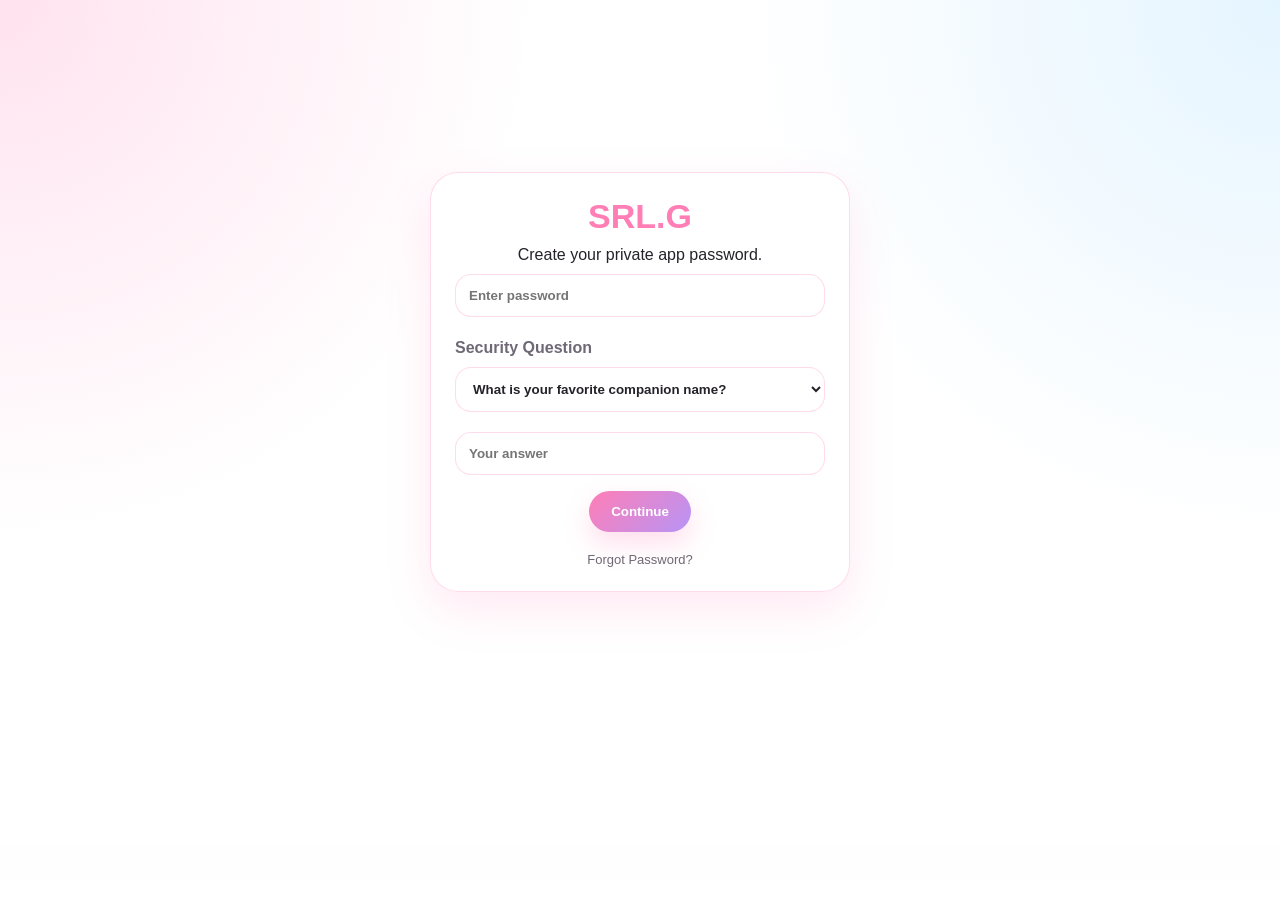
<file: lock.html>
<!DOCTYPE html>
<html lang="en">
<head>
<meta charset="UTF-8">
<meta name="viewport" content="width=device-width, initial-scale=1.0">
<title>SRL.G Lock</title>
<link rel="stylesheet" href="style.css">
</head>
<body>

<section class="login-section">
  <div class="login-box">

    <h2>SRL.G</h2>
    <p id="lockText">Create your private app password.</p>

    <input type="password" id="lockPassword" placeholder="Enter password">

    <div id="securityBox">
      <label>Security Question</label>
      <select id="securityQuestion">
        <option>What is your favorite companion name?</option>
        <option>What is your dream project name?</option>
        <option>What is your favorite word?</option>
        <option>Who is your favourite person?</option>
      </select>

      <input type="text" id="securityAnswer" placeholder="Your answer">
    </div>

    <button onclick="handleLock()">Continue</button>

    <p class="small-text" onclick="forgotPassword()" style="cursor:pointer;">
      Forgot Password?
    </p>

  </div>
</section>

<script>
const savedPassword = localStorage.getItem("appLockPassword");
const savedQuestion = localStorage.getItem("appSecurityQuestion");
const savedAnswer = localStorage.getItem("appSecurityAnswer");

if (savedPassword) {
  document.getElementById("lockText").textContent =
    "Enter your private app password.";

  document.getElementById("securityBox").style.display = "none";
}

function handleLock() {
  const input = document.getElementById("lockPassword").value.trim();
  const password = localStorage.getItem("appLockPassword");

  if (!input) {
    alert("Please enter a password.");
    return;
  }

  if (!password) {
    const question = document.getElementById("securityQuestion").value;
    const answer = document.getElementById("securityAnswer").value.trim().toLowerCase();

    if (!answer) {
      alert("Please enter security answer.");
      return;
    }

    localStorage.setItem("appLockPassword", input);
    localStorage.setItem("appSecurityQuestion", question);
    localStorage.setItem("appSecurityAnswer", answer);

    sessionStorage.setItem("appUnlocked", "true");

    alert("App lock created!");
    window.location.href = "index.html";
    return;
  }

  if (input === password) {
    sessionStorage.setItem("appUnlocked", "true");
    window.location.href = "index.html";
  } else {
    alert("Wrong password.");
  }
}

function forgotPassword() {
  const password = localStorage.getItem("appLockPassword");
  const question = localStorage.getItem("appSecurityQuestion");
  const answer = localStorage.getItem("appSecurityAnswer");

  if (!password || !question || !answer) {
    alert("No recovery question found. Create app lock first.");
    return;
  }

  const userAnswer = prompt(question);

  if (!userAnswer) {
    return;
  }

  if (userAnswer.trim().toLowerCase() === answer) {
    const newPassword = prompt("Enter new password:");

    if (!newPassword) {
      alert("Password was not changed.");
      return;
    }

    localStorage.setItem("appLockPassword", newPassword.trim());
    sessionStorage.removeItem("appUnlocked");

    alert("Password changed successfully. Please login again.");
    location.reload();
  } else {
    alert("Wrong security answer.");
  }
}
</script>

</body>
</html>
</file>
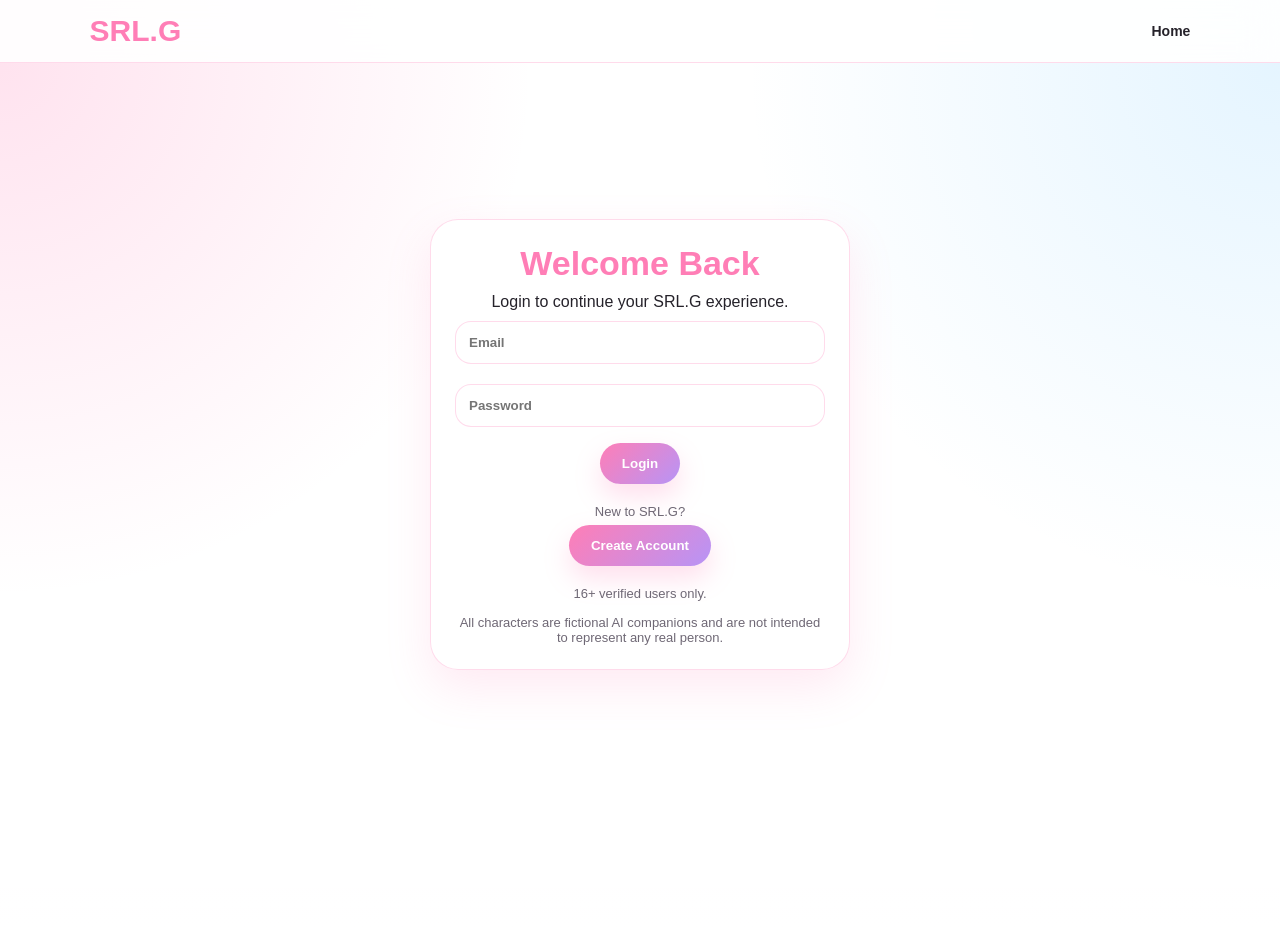
<file: login.html>
<!DOCTYPE html>
<html lang="en">
<head>
  <meta charset="UTF-8">
  <title>Login - SRL.G</title>
  <link rel="stylesheet" href="style.css">
</head>
<body>

<nav>
  <h1>SRL.G</h1>
  <div>
    <a href="index.html">Home</a>
  </div>
</nav>

<section class="login-section">
  <div class="login-box">
    <h2>Welcome Back</h2>
    <p>Login to continue your SRL.G experience.</p>

    <input type="email" id="loginEmail" placeholder="Email">
    <input type="password" id="loginPassword" placeholder="Password">

    <button onclick="loginUser()">Login</button>

    <p class="small-text">New to SRL.G?</p>
    <a href="signup.html">
      <button>Create Account</button>
    </a>

    <p class="age-note">16+ verified users only.</p>
    <p class="age-note">
      All characters are fictional AI companions and are not intended to represent any real person.
    </p>
  </div>
</section>

<script src="plan.js"></script>

<script>
function loginUser() {
  const email = document.getElementById("loginEmail").value.trim();
  const password = document.getElementById("loginPassword").value;

  const savedEmail = localStorage.getItem("email");
  const savedPassword = localStorage.getItem("password");

  if (!email || !password) {
    alert("Please enter email and password.");
    return;
  }

  if (email === savedEmail && password === savedPassword) {
    localStorage.setItem("isLoggedIn", "true");
    alert("Login successful!");
    window.location.href = "profile.html";
  } else {
    alert("Invalid email or password.");
  }
}
const savedTheme = localStorage.getItem("theme");
 if(savedTheme === "Dark"){ document.body.classList.add("dark-mode");
}

</script>

</body>
</html>
</file>
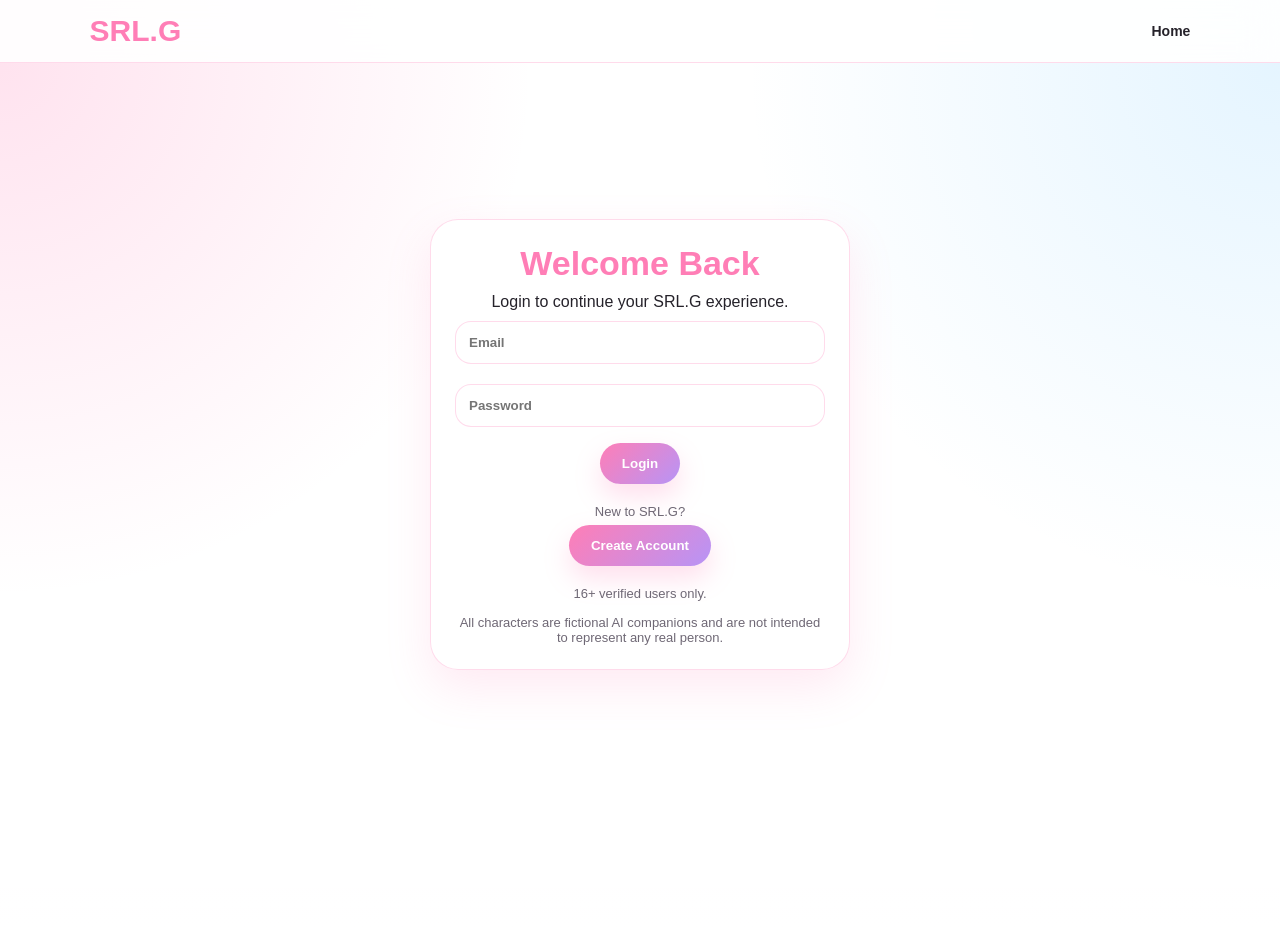
<file: premium.html>
<!DOCTYPE html>
<html lang="en">
<head>
  <meta charset="UTF-8">
  <meta name="viewport" content="width=device-width, initial-scale=1.0">
  <title>Premium - SRL.G</title>
  <link rel="stylesheet" href="style.css">
</head>
<body>

<nav>
  <h1>SRL.G</h1>
  <div>
    <a href="index.html">Home</a>
    <a href="profile.html">Profile</a>
    <a href="login.html" class="login-btn">Login</a>
  </div>
</nav>

<section class="hero">
  <h2>SRL.G Premium</h2>
  <p>Unlock the complete SRL.G experience.</p>

  <div class="cards">

    <div class="card">
      <h3>Basic</h3>
      <h4>₹0 / Month</h4>

      <p>15 messages per day</p>
      <p>Chat with Sri, Ranga & Lasya</p>
      <p>Limited memory</p>
      <p>Fixed roles after trial</p>
      <p>Bond, XP & Levels</p>
    </div>

    <div class="card premium">
      <span class="badge">7-DAY FREE TRIAL</span>

      <h3>Premium Trial</h3>
      <h4>Free</h4>

      <p>Unlimited messages</p>
      <p>Change companion roles</p>
      <p>Change companion ages</p>
      <p>Voice typing</p>
      <p>Full memory features</p>
      <a href="signup.html"><button>Start Free Trial</button></a>
    </div>

    <div class="card premium">
      <span class="badge">MOST POPULAR</span>

      <h3>Premium</h3>
      <h4>₹1999 / Month</h4>

      <p>Unlimited messages</p>
      <p>Unlimited role changes</p>
      <p>Unlimited age changes</p>
      <p>Advanced memory</p>
      <p>Voice typing</p>
      <p>Future premium features</p>

      <button onclick="premiumComingSoon()">
        Upgrade Now
      </button>
    </div>

  </div>

</section>

<script>
if (localStorage.getItem("isLoggedIn") !== "true") {
  window.location.href = "login.html";
}
</script>

<script>
function premiumComingSoon(){
  alert("Premium payment system coming soon.");
}
</script>

<script>
const savedTheme = localStorage.getItem("theme");

if (savedTheme === "Dark") {
  document.body.classList.add("dark-mode");
}
</script>

</body>
</html>
</file>
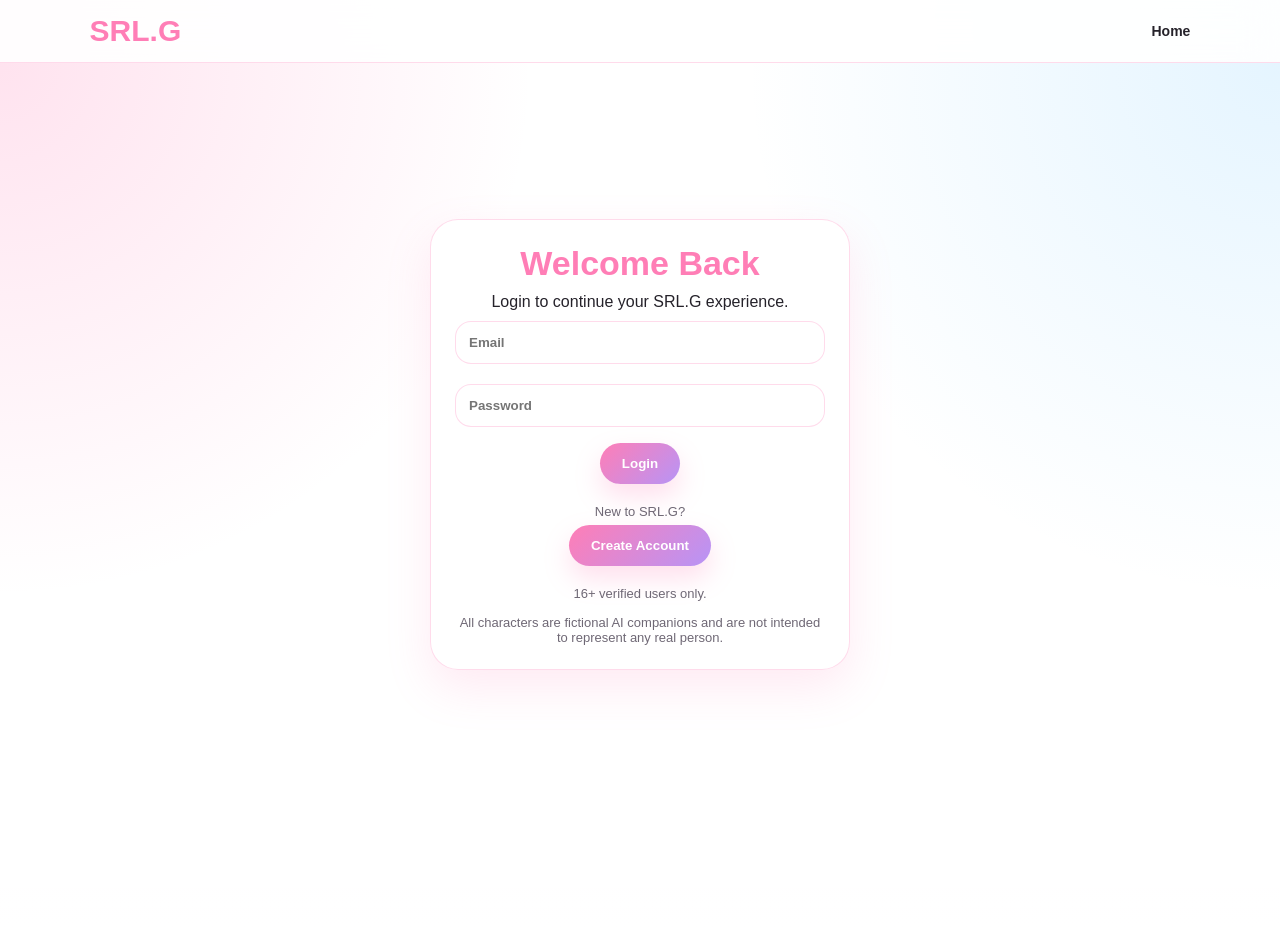
<file: profile.html>
<!DOCTYPE html>
<html lang="en">
<head>
  <meta charset="UTF-8">
  <title>Profile - SRL.G</title>
  <link rel="stylesheet" href="style.css">
</head>
<body>

<section class="game-profile">

  <div class="profile-card">
    <h2 id="profileUsername">User</h2>
    <p class="rank">Level 1 Companion Master</p>

    <div class="profile-info">
      <p><strong>Plan:</strong> <span id="planStatus">Premium Trial</span></p>
      <p><strong>Days Left:</strong> <span id="daysLeft">7</span></p>
      <p><strong>Premium Price:</strong> ₹1999/month</p>
    </div>

    <div class="profile-info">
      <h3>Your Current Features</h3>
      <ul id="currentPlanFeatures"></ul>
    </div>
  </div>

  <h2 class="team-title">Companion Team</h2>

  <div class="companion-grid">

    <div class="companion-card">
      <img src="images/sri.png" alt="Sri">
      <h3>Sri</h3>

      <div class="companion-details">
        <p><strong>Age</strong><select id="profileSriAge"></select></p>

        <p>
          <strong>Role</strong>
          <select id="profileSriRole">
            <option>Friend</option>
            <option>Best Friend</option>
            <option>Younger Sister</option>
            <option>Elder Sister</option>
            <option>Mother</option>
            <option>Wife</option>
            <option>Daughter</option>
            <option>Girlfriend</option>
          </select>
        </p>

        <p><strong>Bond</strong><span id="sriBond">0 ❤️ | New Companion 🌱</span></p>
        <p><strong>Level</strong> <span id="sriLevel">1</span></p>
        <p><strong>XP</strong> <span id="sriXP">0 / 100</span></p>
      </div>

      <a href="chat-sri.html">
        <button>Chat with Sri</button>
      </a>
    </div>

    <div class="companion-card">
      <img src="images/ranga.png" alt="Ranga">
      <h3>Ranga</h3>

      <div class="companion-details">
        <p><strong>Age</strong><select id="profileRangaAge"></select></p>

        <p>
          <strong>Role</strong>
          <select id="profileRangaRole">
            <option>Friend</option>
            <option>Best Friend</option>
            <option>Younger Brother</option>
            <option>Elder Brother</option>
            <option>Father</option>
            <option>Husband</option>
            <option>Son</option>
            <option>Boyfriend</option>
          </select>
        </p>

        <p><strong>Bond</strong><span id="rangaBond">0 ❤️ | New Companion 🌱</span></p>
        <p><strong>Level</strong> <span id="rangaLevel">1</span></p>
        <p><strong>XP</strong> <span id="rangaXP">0 / 100</span></p>
      </div>

      <a href="chat-ranga.html">
        <button>Chat with Ranga</button>
      </a>
    </div>

    <div class="companion-card">
      <img src="images/lasya.png" alt="Lasya">
      <h3>Lasya</h3>

      <div class="companion-details">
        <p><strong>Age</strong><select id="profileLasyaAge"></select></p>

        <p>
          <strong>Role</strong>
          <select id="profileLasyaRole">
            <option>Friend</option>
            <option>Best Friend</option>
            <option>Younger Sister</option>
            <option>Elder Sister</option>
            <option>Mother</option>
            <option>Wife</option>
            <option>Daughter</option>
            <option>Girlfriend</option>
          </select>
        </p>

        <p><strong>Bond</strong><span id="lasyaBond">0 ❤️ | New Companion 🌱</span></p>
        <p><strong>Level</strong> <span id="lasyaLevel">1</span></p>
        <p><strong>XP</strong> <span id="lasyaXP">0 / 100</span></p>
      </div>

      <a href="chat-lasya.html">
        <button>Chat with Lasya</button>
      </a>
    </div>

  </div>

  <p id="premiumRoleNote" class="age-note"></p>
  <button id="saveRolesBtn" onclick="saveProfileSettings()">Save Companion Settings</button>

</section>

<div class="bottom-nav">
  <a href="index.html">🏠<span>Home</span></a>
  <a href="companions.html">💬<span>Chat</span></a>
  <a href="profile.html" class="bottom-active">👤<span>Profile</span></a>
  <a href="settings.html">⚙️<span>Settings</span></a>
</div>

<script src="plan.js"></script>

<script>
if (localStorage.getItem("isLoggedIn") !== "true") {
  window.location.href = "login.html";
}
</script>

<script>
function fillAgeOptions(id) {
  const select = document.getElementById(id);
  select.innerHTML = "";

  for (let age = 16; age <= 100; age++) {
    const option = document.createElement("option");
    option.value = age;
    option.textContent = age;
    select.appendChild(option);
  }
}

function getBondRank(bond) {
  bond = Number(bond);

  if (bond >= 10000) return "Unbreakable Bond ♾️";
  if (bond >= 5000) return "Eternal Bond 🌌";
  if (bond >= 2500) return "Soul Partner 💫";
  if (bond >= 1000) return "Trusted Companion ⭐";
  if (bond >= 500) return "Best Friend ❤️";
  if (bond >= 100) return "Close Friend 🤝";
  if (bond >= 10) return "Good Friend 🧡";
  if (bond >= 5) return "Friend 😊"
  return "New Companion 🤖";
}

function showBond(id, key) {
  const bond = localStorage.getItem(key) || "0";
  document.getElementById(id).textContent =
    bond + " ❤️ | " + getBondRank(bond);
}

function showCurrentPlanFeatures(plan) {
  const list = document.getElementById("currentPlanFeatures");

  let features = [];

  if (plan === "Premium Trial") {
    features = [
      "7-Day Premium Trial",
      "Unlimited messages during trial",
      "Change companion roles",
      "Change companion ages",
      "Daily companion messages",
      "Voice typing",
      "Full memory features",
      "Bond, XP, and level system"
    ];
  } else if (plan === "Premium") {
    features = [
      "₹1999/month Premium Plan",
      "Unlimited messages",
      "All roles unlocked",
      "Unlimited role and age changes",
      "Advanced memory",
      "Voice typing",
      "Future voice features",
      "Priority updates"
    ];
  } else {
    features = [
      "Basic Plan",
      "15 messages/day",
      "Chat with Sri, Ranga, and Lasya",
      "Fixed roles after trial",
      "Limited memory features",
      "Bond, XP, and level system",
      "Upgrade to Premium for unlimited access"
    ];
  }

  list.innerHTML = "";

  features.forEach(function(feature) {
    const li = document.createElement("li");
    li.textContent = feature;
    list.appendChild(li);
  });
}

function loadProfile() {
  fillAgeOptions("profileSriAge");
  fillAgeOptions("profileRangaAge");
  fillAgeOptions("profileLasyaAge");

  const plan = getPlan();
  const daysLeft = getDaysLeft();

  document.getElementById("planStatus").textContent = plan;
  document.getElementById("daysLeft").textContent = daysLeft;

  showCurrentPlanFeatures(plan);

  const canChangeSettings =
    plan === "Premium Trial" || plan === "Premium";

  document.getElementById("profileUsername").textContent =
    localStorage.getItem("username") || "User";

  document.getElementById("profileSriAge").value =
    localStorage.getItem("sriAge") || "20";

  document.getElementById("profileRangaAge").value =
    localStorage.getItem("rangaAge") || "20";

  document.getElementById("profileLasyaAge").value =
    localStorage.getItem("lasyaAge") || "20";

  document.getElementById("profileSriRole").value =
    localStorage.getItem("sriRole") || "Friend";

  document.getElementById("profileRangaRole").value =
    localStorage.getItem("rangaRole") || "Friend";

  document.getElementById("profileLasyaRole").value =
    localStorage.getItem("lasyaRole") || "Friend";

  document.getElementById("profileSriAge").disabled = !canChangeSettings;
  document.getElementById("profileRangaAge").disabled = !canChangeSettings;
  document.getElementById("profileLasyaAge").disabled = !canChangeSettings;

  document.getElementById("profileSriRole").disabled = !canChangeSettings;
  document.getElementById("profileRangaRole").disabled = !canChangeSettings;
  document.getElementById("profileLasyaRole").disabled = !canChangeSettings;

  document.getElementById("saveRolesBtn").disabled = !canChangeSettings;

  document.getElementById("premiumRoleNote").textContent =
    canChangeSettings
      ? "Age and role changing is available in Premium / Premium Trial."
      : "🔒 Age and role changing is a Premium feature. You are now on Basic Plan.";

  showBond("sriBond", "sriBond");
  showBond("rangaBond", "rangaBond");
  showBond("lasyaBond", "lasyaBond");

  showXP();

  const savedTheme = localStorage.getItem("theme");
  if (savedTheme === "Dark") {
    document.body.classList.add("dark-mode");
  }
}

function saveProfileSettings() {
  const plan = getPlan();

  if (plan !== "Premium Trial" && plan !== "Premium") {
    alert("🔒 Age and role changing is a Premium feature.");
    return;
  }

  localStorage.setItem("sriAge", document.getElementById("profileSriAge").value);
  localStorage.setItem("rangaAge", document.getElementById("profileRangaAge").value);
  localStorage.setItem("lasyaAge", document.getElementById("profileLasyaAge").value);

  localStorage.setItem("sriRole", document.getElementById("profileSriRole").value);
  localStorage.setItem("rangaRole", document.getElementById("profileRangaRole").value);
  localStorage.setItem("lasyaRole", document.getElementById("profileLasyaRole").value);

  alert("Companion settings saved!");
}

function showXP(){
  document.getElementById("sriLevel").textContent =
    localStorage.getItem("sriLevel") || "1";

  document.getElementById("sriXP").textContent =
    (localStorage.getItem("sriXP") || "0") + " / 100";

  document.getElementById("rangaLevel").textContent =
    localStorage.getItem("rangaLevel") || "1";

  document.getElementById("rangaXP").textContent =
    (localStorage.getItem("rangaXP") || "0") + " / 100";

  document.getElementById("lasyaLevel").textContent =
    localStorage.getItem("lasyaLevel") || "1";

  document.getElementById("lasyaXP").textContent =
    (localStorage.getItem("lasyaXP") || "0") + " / 100";
}

loadProfile();
</script>

</body>
</html>
</file>
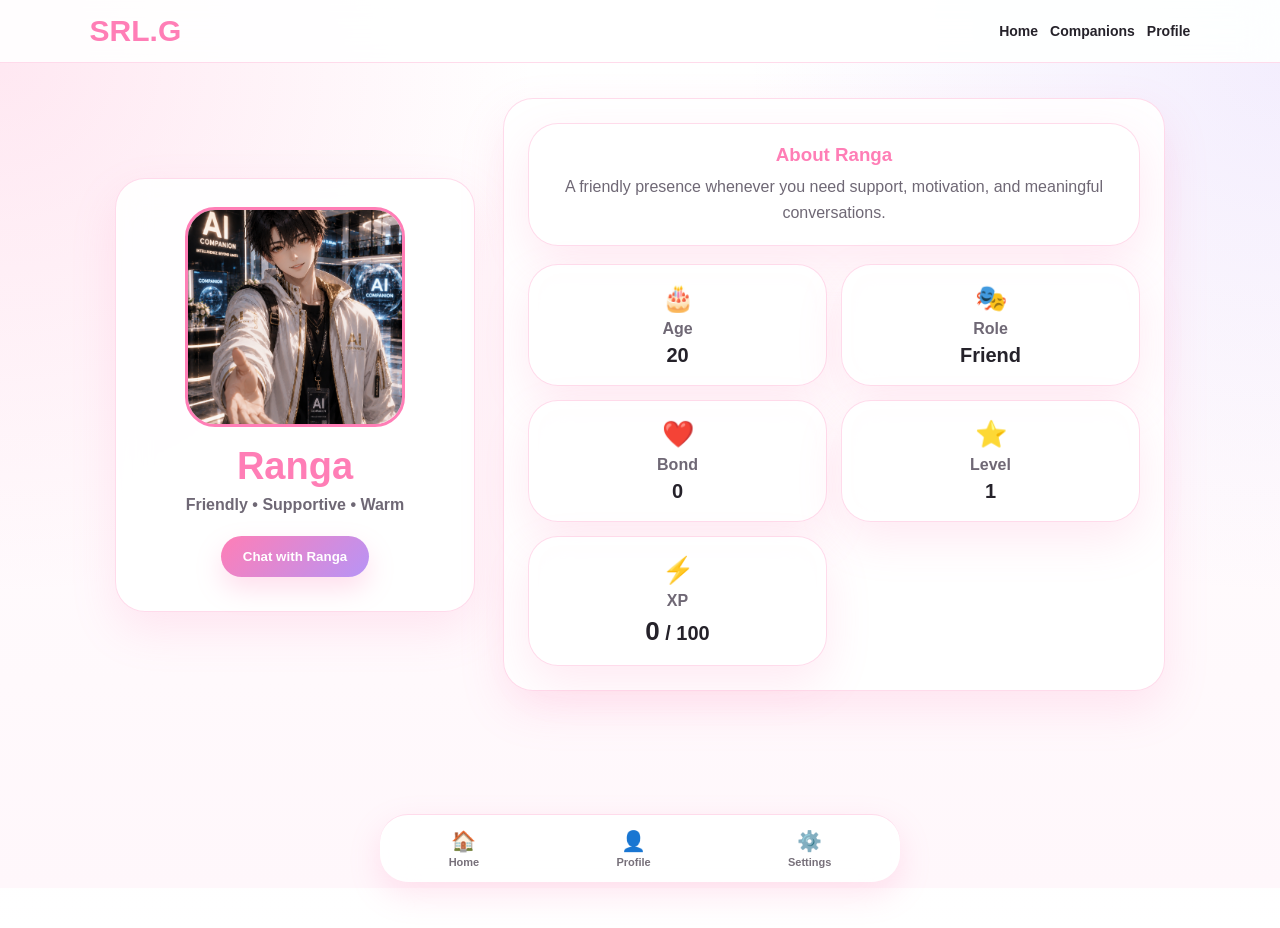
<file: ranga.html>
<!DOCTYPE html>
<html lang="en">
<head>
  <meta charset="UTF-8">
  <meta name="viewport" content="width=device-width, initial-scale=1.0">
  <title>Ranga - SRL.G</title>
  <link rel="stylesheet" href="style.css">
</head>
<body>

<nav>
  <h1>SRL.G</h1>
  <div>
    <a href="index.html">Home</a>
    <a href="companions.html">Companions</a>
    <a href="profile.html">Profile</a>
  </div>
</nav>

<section class="companion-profile-page">

  <div class="companion-profile-card">

    <div class="companion-profile-left">
      <img src="images/ranga.png" class="character-profile-img" alt="Ranga">

      <h2>Ranga</h2>
      <p class="companion-tagline">Friendly • Supportive • Warm</p>

      <a href="chat-ranga.html">
        <button>Chat with Ranga</button>
      </a>
    </div>

    <div class="companion-profile-right">

      <div class="companion-status-card">
        <h3>About Ranga</h3>
        <p>
          A friendly presence whenever you need support,
          motivation, and meaningful conversations.
        </p>
      </div>

      <div class="companion-stats-grid">

        <div class="mini-stat">
          <span>🎂</span>
          <h4>Age</h4>
          <p id="companionAge">20</p>
        </div>

        <div class="mini-stat">
          <span>🎭</span>
          <h4>Role</h4>
          <p id="companionRole">Friend</p>
        </div>

        <div class="mini-stat">
          <span>❤️</span>
          <h4>Bond</h4>
          <p id="companionBond">0</p>
        </div>

        <div class="mini-stat">
          <span>⭐</span>
          <h4>Level</h4>
          <p id="companionLevel">1</p>
        </div>

        <div class="mini-stat">
          <span>⚡</span>
          <h4>XP</h4>
          <p><span id="companionXP">0</span> / 100</p>
        </div>

      </div>

    </div>

  </div>

</section>

<div class="bottom-nav">
  <a href="index.html">🏠<span>Home</span></a>
  <a href="profile.html">👤<span>Profile</span></a>
  <a href="settings.html">⚙️<span>Settings</span></a>
</div>

<script>
if (localStorage.getItem("theme") === "Dark") {
  document.body.classList.add("dark-mode");
}

document.getElementById("companionAge").textContent =
  localStorage.getItem("rangaAge") || "20";

document.getElementById("companionRole").textContent =
  localStorage.getItem("rangaRole") || "Friend";

document.getElementById("companionBond").textContent =
  localStorage.getItem("rangaBond") || "0";

document.getElementById("companionLevel").textContent =
  localStorage.getItem("rangaLevel") || "1";

document.getElementById("companionXP").textContent =
  localStorage.getItem("rangaXP") || "0";
</script>

</body>
</html>
</file>
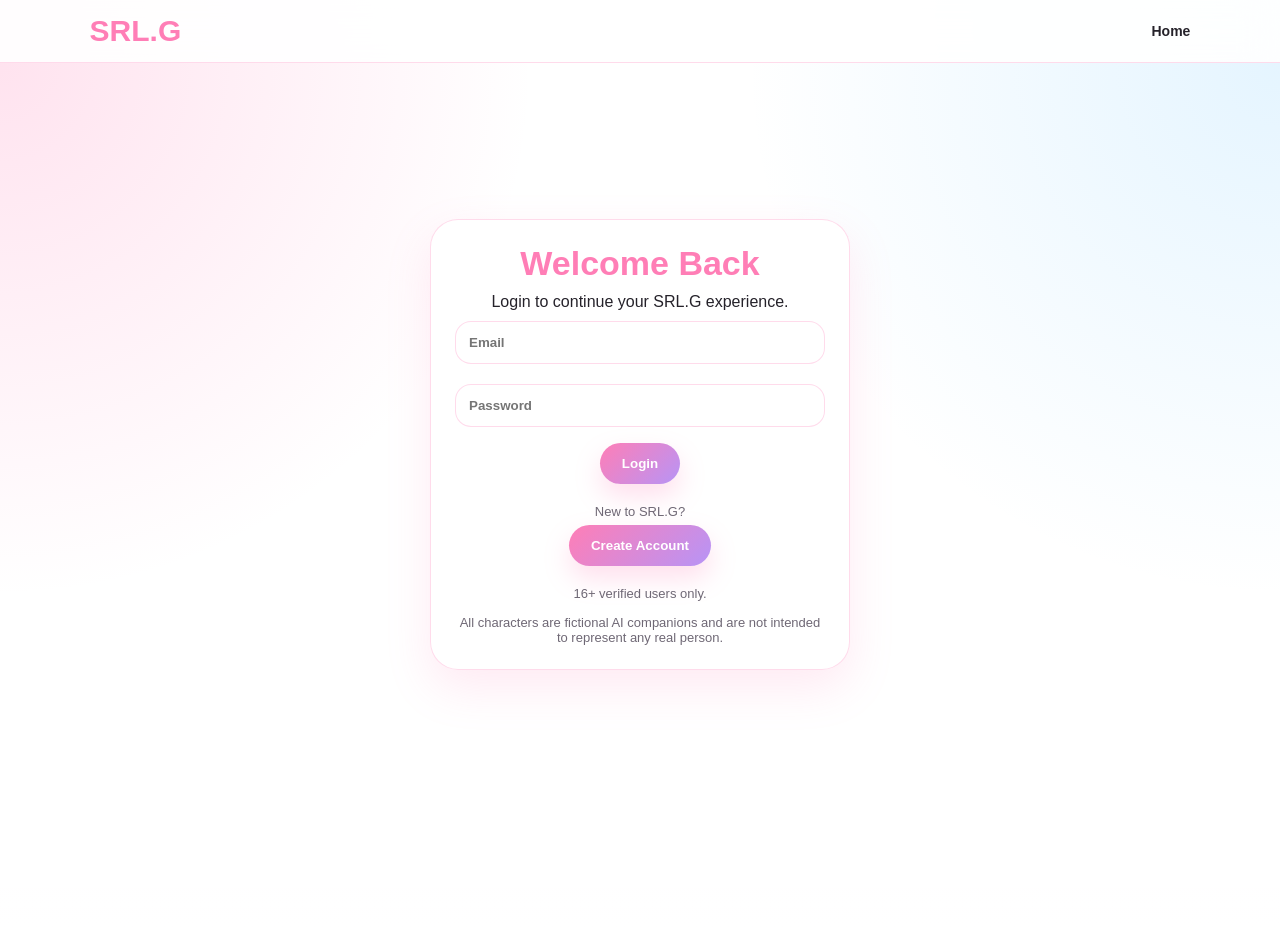
<file: roles.html>
<!DOCTYPE html>
<html lang="en">
<head>
<meta charset="UTF-8">
<title>Choose Roles - SRL.G</title>
<link rel="stylesheet" href="style.css">
</head>
<body>

<nav>
  <h1>SRL.G</h1>
</nav>

<section class="roles-page">

  <h2>Choose Your Companion Roles</h2>
  <p>Set how each companion will interact with you.</p>

  <div class="role-card">

    <h3>Sri</h3>

    <select id="sriRole">
      <option>Friend</option>
      <option>Best Friend</option>
      <option>Younger Sister</option>
      <option>Elder Sister</option>
      <option>Mother</option>
      <option>Wife</option>
      <option>Daughter</option>
      <option>Girlfriend</option>
    </select>

  </div>

  <div class="role-card">

    <h3>Ranga</h3>

    <select id="rangaRole">
      <option>Friend</option>
      <option>Best Friend</option>
      <option>Younger Brother</option>
      <option>Elder Brother</option>
      <option>Father</option>
      <option>Husband</option>
      <option>Son</option>
      <option>Boyfriend</option>
    </select>

  </div>

  <div class="role-card">

    <h3>Lasya</h3>

    <select id="lasyaRole">
      <option>Friend</option>
      <option>Best Friend</option>
      <option>Younger Sister</option>
      <option>Elder Sister</option>
      <option>Mother</option>
      <option>Wife</option>
      <option>Daughter</option>
      <option>Girlfriend</option>
    </select>

  </div>

  <button onclick="saveRoles()" class="save-role-btn">
    Continue
  </button>

</section>

<script>
if (localStorage.getItem("isLoggedIn") !== "true") {
  window.location.href = "login.html";
}
</script>

<script>

function saveRoles(){

  const sriRole =
    document.getElementById("sriRole").value;

  const rangaRole =
    document.getElementById("rangaRole").value;

  const lasyaRole =
    document.getElementById("lasyaRole").value;

  let wifeCount = 0;
  let husbandCount = 0;

  if (sriRole === "Wife") wifeCount++;
  if (lasyaRole === "Wife") wifeCount++;

  if (rangaRole === "Husband") husbandCount++;

  if (wifeCount > 1) {
    alert("Only one companion can be Wife.");
    return;
  }

  if (husbandCount > 1) {
    alert("Only one companion can be Husband.");
    return;
  }

  localStorage.setItem("sriRole", sriRole);
  localStorage.setItem("rangaRole", rangaRole);
  localStorage.setItem("lasyaRole", lasyaRole);

  window.location.href = "profile.html";
}

</script>

</body>
</html>
</file>
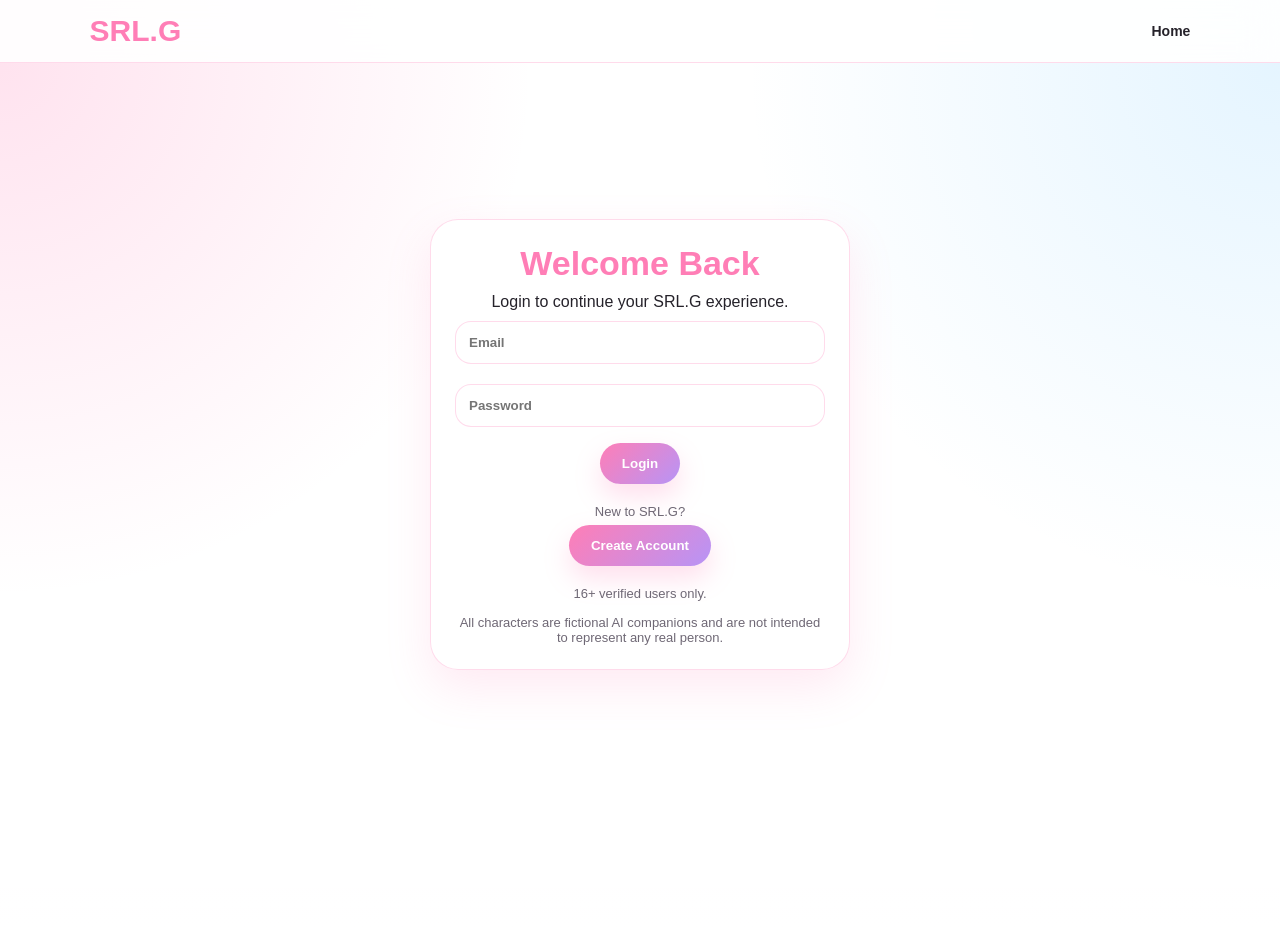
<file: settings.html>
<!DOCTYPE html>
<html lang="en">
<head>
<meta charset="UTF-8">
<meta name="viewport" content="width=device-width, initial-scale=1.0">
<title>Settings - SRL.G</title>
<link rel="stylesheet" href="style.css">
</head>

<body>

<nav>
  <h1>SRL.G</h1>
  <div>
    <a href="index.html">Home</a>
    <a href="profile.html">Profile</a>
    <a href="premium.html">Premium</a>
    <a href="chat-sri.html">Sri</a>
    <a href="chat-ranga.html">Ranga</a>
    <a href="chat-lasya.html">Lasya</a>
  </div>
</nav>

<section class="login-section">
  <div class="login-box">

    <h2>Settings</h2>

    <label>Language</label>
    <select id="language">
      <option>English</option>
      <option>Telugu</option>
    </select>

    <label>Theme</label>
    <select id="theme">
      <option>Light</option>
      <option>Dark</option>
    </select>

    <label>Notifications</label>
    <select id="notifications">
      <option>On</option>
      <option>Off</option>
    </select>

    <label>Daily Companion Messages</label>
    <select id="dailyMessages">
      <option>On</option>
      <option>Off</option>
    </select>

    <button onclick="saveAppSettings()">Save Settings</button>

    <a href="premium.html">
      <button type="button">Upgrade Plan</button>
    </a>

    <button onclick="logoutUser()" type="button" class="logout-btn">
      Logout
    </button>

  </div>
</section>

<script>
if (localStorage.getItem("isLoggedIn") !== "true") {
  window.location.href = "login.html";
}
</script>

<script>
function saveAppSettings() {
  localStorage.setItem("language", document.getElementById("language").value);
  localStorage.setItem("theme", document.getElementById("theme").value);
  localStorage.setItem("notifications", document.getElementById("notifications").value);
  localStorage.setItem("dailyMessages", document.getElementById("dailyMessages").value);

  alert("Settings Saved!");
  location.reload();
}

function logoutUser() {
  localStorage.removeItem("isLoggedIn");
  alert("Logged out successfully!");
  sessionStorage.removeItem("appUnlocked");
  window.location.href = "lock.html";
}

window.onload = function() {
  document.getElementById("language").value =
    localStorage.getItem("language") || "English";

  document.getElementById("theme").value =
    localStorage.getItem("theme") || "Light";

  document.getElementById("notifications").value =
    localStorage.getItem("notifications") || "On";

  document.getElementById("dailyMessages").value =
    localStorage.getItem("dailyMessages") || "On";
}
</script>
<script>
const savedTheme = localStorage.getItem("theme");

if (savedTheme === "Dark") {
  document.body.classList.add("dark-mode");
}
</script>

</body>
</html>
</file>
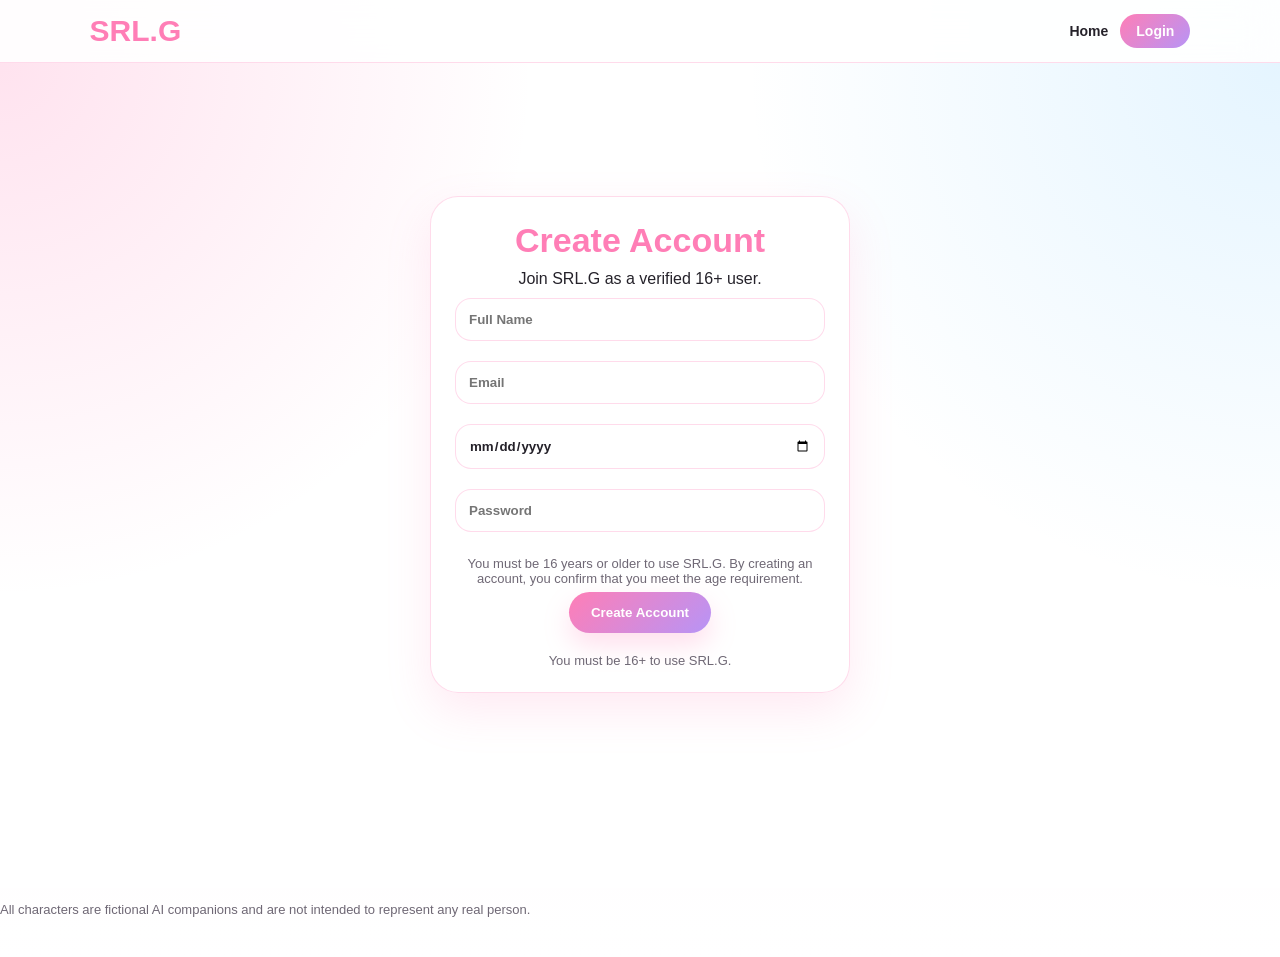
<file: signup.html>
<!DOCTYPE html>
<html lang="en">
<head>
  <meta charset="UTF-8">
  <title>Sign Up - SRL.G</title>
  <link rel="stylesheet" href="style.css">
</head>
<body>

<nav>
  <h1>SRL.G</h1>
  <div>
    <a href="index.html">Home</a>
    <a href="login.html" class="login-btn">Login</a>
  </div>
</nav>

<section class="login-section">
  <div class="login-box">
    <h2>Create Account</h2>
    <p>Join SRL.G as a verified 16+ user.</p>

    <input type="text" id="username" placeholder="Full Name">
    <input type="email" id="email" placeholder="Email">
    <input type="date" id="dob">
    <input type="password" id="password" placeholder="Password">
    <p class="age-note">
    You must be 16 years or older to use SRL.G.
    By creating an account, you confirm that you meet the age requirement.
    </p>
    <button onclick="createAccount()">Create Account</button>

    <p class="age-note">You must be 16+ to use SRL.G.</p>
  </div>
</section>

<p class="age-note">
  All characters are fictional AI companions and are not intended to represent any real person.
</p>

<script src="plan.js"></script>

<script>
function calculateAge(dobValue) {
  const dob = new Date(dobValue);
  const today = new Date();

  let age = today.getFullYear() - dob.getFullYear();
  const monthDiff = today.getMonth() - dob.getMonth();

  if (
    monthDiff < 0 ||
    (monthDiff === 0 && today.getDate() < dob.getDate())
  ) {
    age--;
  }

  return age;
}

function createAccount() {
  const username = document.getElementById("username").value.trim();
  const email = document.getElementById("email").value.trim();
  const dob = document.getElementById("dob").value;
  const password = document.getElementById("password").value;

  if (!username || !email || !dob || !password) {
    alert("Please fill all details.");
    return;
  }

  const age = calculateAge(dob);

  if (age < 16) {
    alert("SRL.G is only for users aged 16 and above.");
    return;
  }

  localStorage.setItem("username", username);
  localStorage.setItem("email", email);
  localStorage.setItem("password", password);
  localStorage.setItem("dob", dob);
  localStorage.setItem("userAge", age);
  localStorage.setItem("isLoggedIn", "true");

  localStorage.setItem("trialStart", Date.now());
  localStorage.setItem("plan", "Premium Trial");
  localStorage.setItem("daysLeft", "7");

  if (!localStorage.getItem("sriAge")) localStorage.setItem("sriAge", "20");
  if (!localStorage.getItem("rangaAge")) localStorage.setItem("rangaAge", "20");
  if (!localStorage.getItem("lasyaAge")) localStorage.setItem("lasyaAge", "20");

  if (!localStorage.getItem("sriRole")) localStorage.setItem("sriRole", "Friend");
  if (!localStorage.getItem("rangaRole")) localStorage.setItem("rangaRole", "Friend");
  if (!localStorage.getItem("lasyaRole")) localStorage.setItem("lasyaRole", "Friend");

  alert("Account created! 7-Day Premium Trial activated.");
  window.location.href = "roles.html";
}
</script>
<script>
const savedTheme = localStorage.getItem("theme");

if (savedTheme === "Dark") {
  document.body.classList.add("dark-mode");
}
</script>

</body>
</html>
</file>
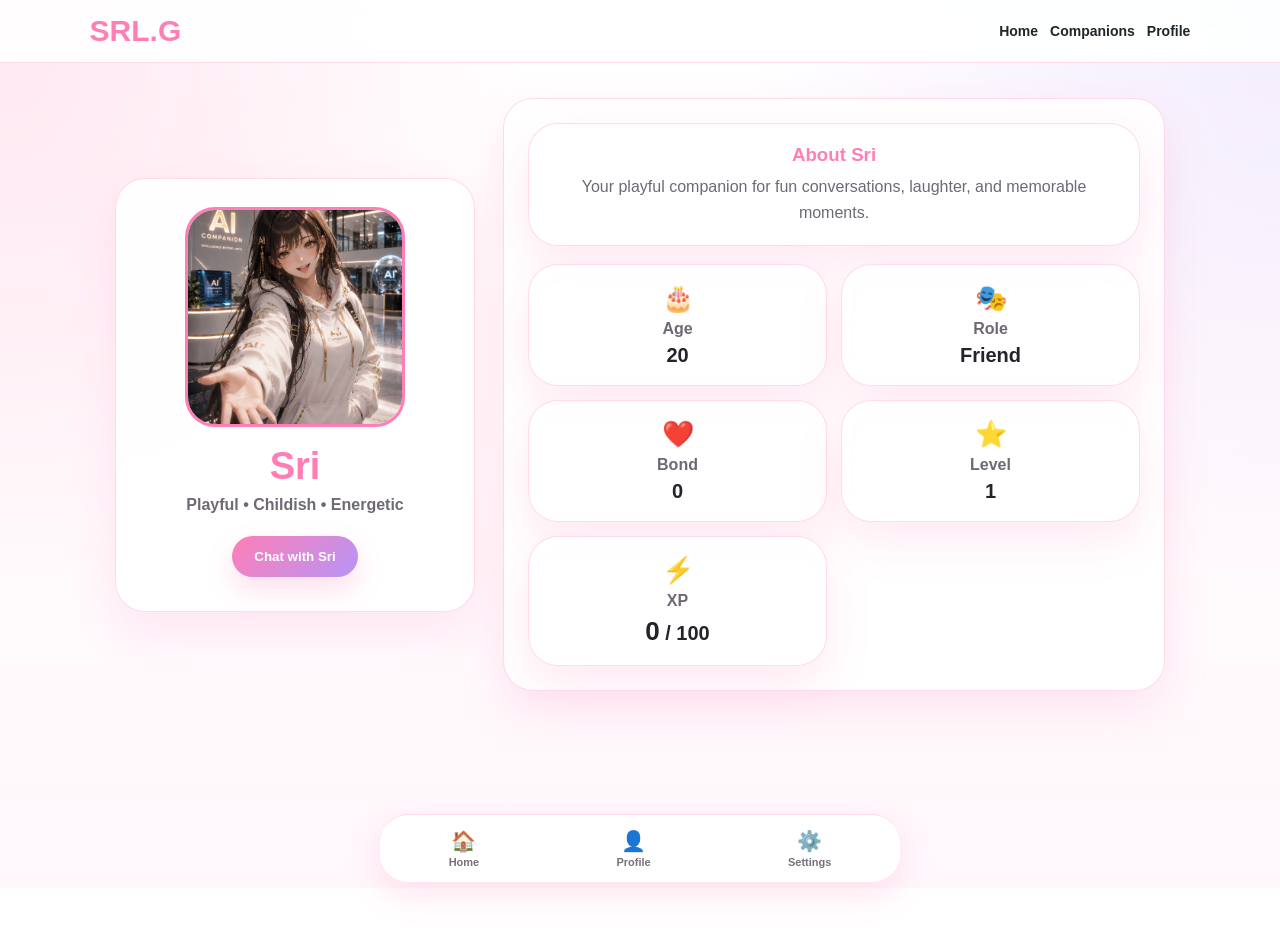
<file: sri.html>
<!DOCTYPE html>
<html lang="en">
<head>
  <meta charset="UTF-8">
  <meta name="viewport" content="width=device-width, initial-scale=1.0">
  <title>Sri - SRL.G</title>
  <link rel="stylesheet" href="style.css">
</head>
<body>

<nav>
  <h1>SRL.G</h1>
  <div>
    <a href="index.html">Home</a>
    <a href="companions.html">Companions</a>
    <a href="profile.html">Profile</a>
  </div>
</nav>

<section class="companion-profile-page sri-profile">

  <div class="companion-profile-card">

    <div class="companion-profile-left">
      <img src="images/sri.png" class="character-profile-img" alt="Sri">

      <h2>Sri</h2>
      <p class="companion-tagline">Playful • Childish • Energetic</p>

      <a href="chat-sri.html">
        <button>Chat with Sri</button>
      </a>
    </div>

    <div class="companion-profile-right">

      <div class="companion-status-card">
        <h3>About Sri</h3>
        <p>
          Your playful companion for fun conversations,
          laughter, and memorable moments.
        </p>
      </div>

      <div class="companion-stats-grid">

        <div class="mini-stat">
          <span>🎂</span>
          <h4>Age</h4>
          <p id="companionAge">20</p>
        </div>

        <div class="mini-stat">
          <span>🎭</span>
          <h4>Role</h4>
          <p id="companionRole">Friend</p>
        </div>

        <div class="mini-stat">
          <span>❤️</span>
          <h4>Bond</h4>
          <p id="companionBond">0</p>
        </div>

        <div class="mini-stat">
          <span>⭐</span>
          <h4>Level</h4>
          <p id="companionLevel">1</p>
        </div>

        <div class="mini-stat">
          <span>⚡</span>
          <h4>XP</h4>
          <p><span id="companionXP">0</span> / 100</p>
        </div>

      </div>

    </div>

  </div>

</section>

<div class="bottom-nav">
  <a href="index.html">🏠<span>Home</span></a>
  <a href="profile.html">👤<span>Profile</span></a>
  <a href="settings.html">⚙️<span>Settings</span></a>
</div>

<script>
if (localStorage.getItem("theme") === "Dark") {
  document.body.classList.add("dark-mode");
}

document.getElementById("companionAge").textContent =
  localStorage.getItem("sriAge") || "20";

document.getElementById("companionRole").textContent =
  localStorage.getItem("sriRole") || "Friend";

document.getElementById("companionBond").textContent =
  localStorage.getItem("sriBond") || "0";

document.getElementById("companionLevel").textContent =
  localStorage.getItem("sriLevel") || "1";

document.getElementById("companionXP").textContent =
  localStorage.getItem("sriXP") || "0";
</script>

</body>
</html>
</file>
<file: style.css>
* {
  margin: 0;
  padding: 0;
  box-sizing: border-box;
  font-family: Inter, Arial, sans-serif;
}

:root {
  --sri: #ff7eb6;
  --sri-dark: #e94b8c;
  --ranga: #6ec6ff;
  --ranga-dark: #2196f3;
  --lasya: #b794f6;
  --lasya-dark: #7c3aed;

  --primary: #ff7eb6;
  --primary-dark: #e94b8c;

  --bg: #ffffff;
  --bg-soft: #fff7fb;
  --card: rgba(255, 255, 255, 0.92);
  --text: #25222a;
  --muted: #6f6875;
  --border: rgba(255, 126, 182, 0.28);
  --shadow: 0 18px 45px rgba(255, 126, 182, 0.16);
}

html,
body {
  width: 100%;
  min-height: 100%;
  overflow-x: hidden;
  background:
    radial-gradient(circle at top left, rgba(255, 126, 182, 0.12), transparent 35%),
    radial-gradient(circle at top right, rgba(110, 198, 255, 0.10), transparent 35%),
    linear-gradient(180deg, #ffffff 0%, #fff7fb 55%, #ffffff 100%);
  color: var(--text);
  padding-bottom: 20px;
}

img {
  max-width: 100%;
}

a {
  text-decoration: none;
  color: inherit;
}

/* NAVBAR */

nav {
  position: sticky;
  top: 0;
  z-index: 1000;
  background: rgba(255, 255, 255, 0.86);
  backdrop-filter: blur(18px);
  border-bottom: 1px solid var(--border);
  padding: 14px 7%;
  display: flex;
  justify-content: space-between;
  align-items: center;
}

nav h1 {
  color: var(--primary);
  font-size: 30px;
  font-weight: 900;
}

nav div {
  display: flex;
  align-items: center;
  gap: 12px;
  flex-wrap: wrap;
}

nav a {
  font-size: 14px;
  font-weight: 800;
  color: var(--text);
}

.login-btn,
.active-chat {
  background: linear-gradient(135deg, var(--primary), var(--lasya));
  color: white !important;
  padding: 9px 16px;
  border-radius: 999px;
}

/* COMMON */

section {
  padding: 55px 7%;
  text-align: center;
}

section h2 {
  color: var(--primary);
  font-size: 34px;
  margin-bottom: 20px;
}

button {
  border: none;
  outline: none;
  background: linear-gradient(135deg, var(--primary), var(--lasya));
  color: white;
  padding: 13px 22px;
  border-radius: 999px;
  font-weight: 900;
  cursor: pointer;
  margin: 6px;
  box-shadow: 0 12px 26px rgba(255, 126, 182, 0.25);
  transition: 0.25s;
}

button:hover {
  transform: translateY(-2px);
  filter: brightness(1.03);
}

button:disabled {
  opacity: 0.5;
  cursor: not-allowed;
}

/* HERO */

.hero {
  min-height: 75vh;
  display: flex;
  flex-direction: column;
  justify-content: center;
  background:
    radial-gradient(circle at top left, rgba(255, 126, 182, 0.22), transparent 35%),
    radial-gradient(circle at top right, rgba(183, 148, 246, 0.22), transparent 35%),
    linear-gradient(180deg, #ffffff 0%, #fff7fb 100%);
}

.hero h2 {
  font-size: 52px;
  line-height: 1.05;
  color: var(--text);
}

.hero p {
  max-width: 680px;
  margin: 0 auto 22px;
  color: var(--muted);
  font-size: 17px;
  line-height: 1.7;
}

.hero-buttons {
  display: flex;
  justify-content: center;
  flex-wrap: wrap;
  gap: 10px;
}

/* GENERAL CARDS */

.cards,
.companion-grid {
  display: grid;
  grid-template-columns: repeat(auto-fit, minmax(260px, 1fr));
  gap: 22px;
  width: 100%;
  max-width: 1120px;
  margin: 0 auto;
}

.card,
.companion-card,
.profile-card,
.login-box,
.role-card {
  background: var(--card);
  backdrop-filter: blur(16px);
  border: 1px solid var(--border);
  border-radius: 28px;
  padding: 24px;
  box-shadow: var(--shadow);
}

.card img,
.companion-card img {
  width: 160px;
  height: 160px;
  object-fit: cover;
  border-radius: 24px;
  border: 3px solid var(--primary);
  margin-bottom: 14px;
}

.card h3,
.companion-card h3 {
  color: var(--primary);
  font-size: 28px;
  margin-bottom: 10px;
}

.card p,
.companion-card p {
  color: var(--muted);
  margin: 8px 0;
  line-height: 1.5;
}

.premium {
  background: linear-gradient(145deg, #ffffff, #f7f0ff);
  border: 2px solid var(--lasya);
}

.badge {
  display: inline-block;
  background: linear-gradient(135deg, var(--primary), var(--lasya));
  color: white;
  padding: 7px 13px;
  border-radius: 999px;
  font-size: 11px;
  font-weight: 900;
  margin-bottom: 12px;
}

/* LOGIN / SIGNUP / SETTINGS */

.login-section {
  min-height: 100vh;
  display: flex;
  justify-content: center;
  align-items: center;
  background:
    radial-gradient(circle at top left, rgba(255, 126, 182, 0.22), transparent 35%),
    radial-gradient(circle at top right, rgba(110, 198, 255, 0.18), transparent 35%),
    #ffffff;
}

.login-box {
  width: 100%;
  max-width: 420px;
  text-align: center;
}

.login-box h2 {
  color: var(--primary);
  margin-bottom: 10px;
}

.login-box input,
.login-box select,
.role-card select,
.companion-details select {
  width: 100%;
  padding: 13px;
  margin: 10px 0;
  border: 1px solid var(--border);
  border-radius: 16px;
  outline: none;
  background: white;
  color: var(--text);
  font-weight: 700;
}

.login-box label {
  display: block;
  text-align: left;
  margin-top: 12px;
  color: var(--muted);
  font-weight: 800;
}

.small-text,
.age-note {
  color: var(--muted);
  font-size: 13px;
  margin-top: 14px;
}

/* PROFILE PAGE */

.game-profile {
  min-height: 100vh;
  background:
    radial-gradient(circle at top left, rgba(255, 126, 182, 0.2), transparent 35%),
    radial-gradient(circle at top right, rgba(183, 148, 246, 0.18), transparent 35%),
    #ffffff;
}

.profile-card {
  max-width: 620px;
  margin: 0 auto 28px;
}

.rank {
  color: var(--primary);
  font-weight: 900;
  margin-bottom: 18px;
}

.profile-info {
  background: rgba(255, 247, 251, 0.9);
  border: 1px solid var(--border);
  border-radius: 22px;
  padding: 16px;
  margin: 14px 0;
  text-align: left;
}

.profile-info p {
  font-size: 16px;
  margin: 8px 0;
}

#currentPlanFeatures {
  list-style-position: inside;
  padding-left: 0;
  line-height: 1.8;
  color: var(--text);
}

#currentPlanFeatures li {
  text-align: left;
}

.team-title {
  margin-top: 30px;
}

.companion-details {
  width: 100%;
  margin-top: 12px;
}

.companion-details p {
  display: flex;
  justify-content: space-between;
  align-items: center;
  gap: 12px;
  border-bottom: 1px solid rgba(255, 126, 182, 0.25);
  padding: 11px 0;
  font-weight: 800;
  color: var(--text);
}

.companion-details strong {
  color: var(--primary-dark);
}

.companion-details span {
  color: var(--text);
  text-align: right;
}

.companion-details select {
  max-width: 170px;
  margin: 0;
}

/* ROLES */

.roles-page {
  min-height: 100vh;
  background:
    radial-gradient(circle at top left, rgba(255, 126, 182, 0.22), transparent 35%),
    radial-gradient(circle at top right, rgba(183, 148, 246, 0.2), transparent 35%),
    #ffffff;
}

.role-card {
  max-width: 420px;
  margin: 16px auto;
}

.role-card h3 {
  color: var(--primary);
  font-size: 24px;
}

/* CHAT */

.chat-v2 {
  width: min(920px, calc(100% - 24px));
  height: calc(100vh - 105px);
  margin: 18px auto;
  background: white;
  border: 1px solid var(--border);
  border-radius: 30px;
  display: flex;
  flex-direction: column;
  overflow: hidden;
  box-shadow: var(--shadow);
}

.chat-v2-header {
  display: flex;
  align-items: center;
  gap: 14px;
  padding: 16px;
  color: white;
  text-align: left;
  background: linear-gradient(135deg, var(--primary), var(--lasya));
}

.chat-v2-avatar {
  width: 56px;
  height: 56px;
  border-radius: 50%;
  object-fit: cover;
  border: 3px solid white;
}

.chat-v2-header h2 {
  color: white;
  margin: 0;
  font-size: 26px;
}

.chat-v2-header p {
  color: white;
  font-size: 13px;
  margin-top: 4px;
}

.delete-chat-top {
  background: transparent;
  box-shadow: none;
  border: none;
  font-size: 22px;
  padding: 5px;
  margin-left: auto;
}

.chat-v2-box {
  flex: 1;
  overflow-y: auto;
  padding: 18px;
  background: #fff7fb;
  display: flex;
  flex-direction: column;
  gap: 12px;
}

.message,
.sri-message,
.ranga-message,
.lasya-message,
.user-message {
  max-width: 78%;
  width: fit-content;
  padding: 13px 16px;
  border-radius: 18px;
  line-height: 1.45;
  font-size: 15px;
  word-wrap: break-word;
  box-shadow: 0 5px 14px rgba(0,0,0,0.07);
}

.sri-message,
.ranga-message,
.lasya-message {
  background: white;
  color: var(--text);
  border-bottom-left-radius: 5px;
}

.user-message {
  color: white;
  margin-left: auto;
  border-bottom-right-radius: 5px;
}

#typing {
  opacity: 0.7;
  font-style: italic;
}

.chat-v2-input {
  display: flex;
  align-items: center;
  gap: 8px;
  padding: 12px;
  background: white;
  border-top: 1px solid var(--border);
}

.chat-v2-input input {
  flex: 1;
  min-width: 0;
  padding: 13px 16px;
  border: 1px solid var(--border);
  border-radius: 999px;
  outline: none;
  font-size: 15px;
}

.chat-v2-input button {
  margin: 0;
  padding: 12px 16px;
}

/* CHAT COLORS */

.sri-message {
  border: 1px solid rgba(255, 126, 182, 0.25);
}

.ranga-message {
  border: 1px solid rgba(110, 198, 255, 0.3);
}

.lasya-message {
  border: 1px solid rgba(183, 148, 246, 0.3);
}

body:has(.sri-message) .chat-v2-header,
body:has(.sri-message) .user-message {
  background: linear-gradient(135deg, var(--sri), var(--sri-dark));
}

body:has(.ranga-message) .chat-v2-header,
body:has(.ranga-message) .user-message {
  background: linear-gradient(135deg, var(--ranga), var(--ranga-dark));
}

body:has(.lasya-message) .chat-v2-header,
body:has(.lasya-message) .user-message {
  background: linear-gradient(135deg, var(--lasya), var(--lasya-dark));
}

/* APP HOME / COMPANIONS */

.app-home {
  min-height: 100vh;
  padding: 22px 16px 95px;
  background:
    radial-gradient(circle at top left, rgba(255, 126, 182, 0.2), transparent 35%),
    radial-gradient(circle at top right, rgba(110, 198, 255, 0.16), transparent 35%),
    linear-gradient(180deg, #ffffff 0%, #fff7fb 60%, #ffffff 100%);
  text-align: left;
}

.app-hero-card {
  background: rgba(255,255,255,0.9);
  backdrop-filter: blur(16px);
  border: 1px solid var(--border);
  border-radius: 34px;
  padding: 28px 22px;
  box-shadow: var(--shadow);
  text-align: center;
  margin-bottom: 24px;
}

.app-hero-card h1 {
  color: var(--primary);
  font-size: 46px;
  font-weight: 900;
  margin-bottom: 8px;
}

.app-tagline {
  font-size: 22px;
  font-weight: 900;
  color: var(--text);
  margin-bottom: 12px;
}

.app-subtext {
  color: var(--muted);
  font-size: 15px;
  line-height: 1.6;
  max-width: 520px;
  margin: 0 auto 18px;
}

.section-title {
  color: var(--primary);
  font-size: 24px;
  margin: 18px 0 14px;
  text-align: left;
}

.app-companion-list {
  display: flex;
  flex-direction: column;
  gap: 14px;
}

.app-companion-card {
  display: flex;
  align-items: center;
  gap: 15px;
  background: rgba(255,255,255,0.9);
  backdrop-filter: blur(16px);
  border: 1px solid var(--border);
  border-radius: 26px;
  padding: 14px;
  box-shadow: var(--shadow);
  transition: 0.25s;
}

.app-companion-card:hover {
  transform: translateY(-5px);
  cursor: pointer;
}

.app-companion-card img {
  width: 180px;
  height: 180px;
  border-radius: 22px;
  object-fit: cover;
  border: 2px solid var(--primary);
}

.app-companion-card h3 {
  color: var(--primary);
  font-size: 22px;
  margin-bottom: 4px;
}

.app-companion-card p {
  color: var(--muted);
  font-size: 13px;
  margin-bottom: 5px;
}

.app-companion-card span {
  color: var(--primary-dark);
  font-size: 13px;
  font-weight: 900;
}

.app-premium-banner,
.app-info-card {
  background: rgba(255,255,255,0.9);
  backdrop-filter: blur(16px);
  border: 1px solid var(--border);
  border-radius: 26px;
  padding: 20px;
  box-shadow: var(--shadow);
  margin-top: 18px;
}

.app-premium-banner {
  background: linear-gradient(145deg, #ffffff, #f7f0ff);
  border: 2px solid var(--lasya);
  text-align: center;
}

.app-premium-banner span {
  display: inline-block;
  background: linear-gradient(135deg, var(--primary), var(--lasya));
  color: white;
  padding: 7px 13px;
  border-radius: 999px;
  font-size: 11px;
  font-weight: 900;
  margin-bottom: 10px;
}

.app-premium-banner h3,
.app-info-card h3 {
  color: var(--primary);
  margin-bottom: 8px;
}

.app-premium-banner p,
.app-info-card p {
  color: var(--muted);
  line-height: 1.6;
  font-size: 14px;
}

.card-arrow {
  color: var(--primary);
  font-size: 20px;
  font-weight: 900;
}

/* COMPANION PROFILE PAGES */

.companion-profile-page {
  min-height: 100vh;
  padding: 45px 7% 105px;
  background:
    radial-gradient(circle at top left, rgba(255,126,182,0.18), transparent 35%),
    radial-gradient(circle at top right, rgba(183,148,246,0.16), transparent 35%),
    linear-gradient(180deg,#ffffff,#fff7fb);
}

.companion-profile-card {
  width: 100%;
  max-width: 1050px;
  margin: 0 auto;
  display: grid;
  grid-template-columns: 360px minmax(0, 1fr);
  gap: 28px;
  align-items: start;
}

.companion-profile-left,
.companion-profile-right,
.companion-status-card,
.mini-stat {
  background: rgba(255,255,255,0.9);
  backdrop-filter: blur(16px);
  border: 1px solid var(--border);
  border-radius: 30px;
  box-shadow: var(--shadow);
}

.companion-profile-left {
  text-align: center;
  padding: 28px;
}

.companion-profile-left h2 {
  color: var(--primary);
  font-size: 38px;
  margin-bottom: 8px;
}

.companion-profile-right {
  padding: 24px;
  min-width: 0;
}

.companion-tagline {
  color: var(--muted);
  font-weight: 800;
  margin-bottom: 16px;
}

.character-profile-img {
  width: 220px;
  height: 220px;
  object-fit: cover;
  border-radius: 30px;
  border: 3px solid var(--primary);
  display: block;
  margin: 0 auto 18px;
}

.companion-status-card {
  padding: 20px;
  margin-bottom: 18px;
  text-align: center;
}

.companion-status-card h3 {
  color: var(--primary);
  margin-bottom: 8px;
}

.companion-status-card p {
  color: var(--muted);
  line-height: 1.6;
}

.companion-stats-grid {
  display: grid;
  grid-template-columns: repeat(2, minmax(0, 1fr));
  gap: 14px;
}

.mini-stat {
  padding: 18px;
  text-align: center;
}

.mini-stat span {
  font-size: 26px;
}

.mini-stat h4 {
  color: var(--muted);
  margin: 6px 0;
}

.mini-stat p {
  color: var(--text);
  font-size: 20px;
  font-weight: 900;
}

/* BOTTOM NAV */

.bottom-nav {
  position: fixed;
  bottom: 0;
  left: 0;
  right: 0;
  height: 68px;
  background: rgba(255,255,255,0.9);
  backdrop-filter: blur(18px);
  border-top: 1px solid var(--border);
  display: flex;
  justify-content: space-around;
  align-items: center;
  z-index: 9999;
}

.bottom-nav a {
  display: flex;
  flex-direction: column;
  align-items: center;
  gap: 3px;
  font-size: 20px;
  color: #77707a;
  font-weight: 800;
}

.bottom-nav span {
  font-size: 11px;
}

.bottom-active {
  color: var(--primary) !important;
}

/* FOOTER */

footer {
  background: transparent;
  color: var(--text);
  box-shadow: none;
  margin: 25px auto 95px;
  padding: 20px;
  text-align: center;
  font-size: 18px;
}

/* DARK MODE */

body.dark-mode {
  --bg: #15111a;
  --card: #211a28;
  --text: #ffffff;
  --muted: #d8c8e6;
  --border: rgba(183, 148, 246, 0.28);
  background: #15111a !important;
  color: white !important;
}

body.dark-mode nav {
  background: rgba(21,17,26,0.92) !important;
}

body.dark-mode nav a {
  color: white !important;
}

body.dark-mode section,
body.dark-mode .hero,
body.dark-mode .login-section,
body.dark-mode .game-profile,
body.dark-mode .roles-page,
body.dark-mode .app-home,
body.dark-mode .companion-profile-page {
  background:
    radial-gradient(circle at top left, rgba(255, 126, 182, 0.12), transparent 35%),
    radial-gradient(circle at top right, rgba(110, 198, 255, 0.1), transparent 35%),
    #15111a !important;
  color: white !important;
}

body.dark-mode .card,
body.dark-mode .profile-card,
body.dark-mode .login-box,
body.dark-mode .companion-card,
body.dark-mode .role-card,
body.dark-mode .app-hero-card,
body.dark-mode .app-companion-card,
body.dark-mode .app-info-card,
body.dark-mode .app-premium-banner,
body.dark-mode .companion-profile-left,
body.dark-mode .companion-profile-right,
body.dark-mode .companion-status-card,
body.dark-mode .mini-stat {
  background: rgba(33, 26, 40, 0.92) !important;
  color: white !important;
}

body.dark-mode .premium {
  background: rgba(33, 26, 40, 0.92) !important;
  border: 2px solid var(--lasya);
}

body.dark-mode .profile-info {
  background: rgba(44, 35, 53, 0.95) !important;
  color: white !important;
}

body.dark-mode input,
body.dark-mode select {
  background: #2b2233 !important;
  color: white !important;
  border-color: var(--lasya) !important;
}

body.dark-mode .chat-v2 {
  background: #211a28 !important;
}

body.dark-mode .chat-v2-box {
  background: #15111a !important;
}

body.dark-mode .chat-v2-input {
  background: #211a28 !important;
}

body.dark-mode .sri-message,
body.dark-mode .ranga-message,
body.dark-mode .lasya-message {
  background: #2b2233 !important;
  color: #fff4fb !important;
  border: 1px solid var(--border);
}

body.dark-mode .bottom-nav {
  background: rgba(33, 26, 40, 0.95) !important;
}

body.dark-mode .bottom-nav a {
  color: #d8c8e6 !important;
}

body.dark-mode .bottom-active {
  color: var(--primary) !important;
}

body.dark-mode h1,
body.dark-mode h2,
body.dark-mode h3,
body.dark-mode p,
body.dark-mode span,
body.dark-mode li,
body.dark-mode footer,
body.dark-mode #currentPlanFeatures,
body.dark-mode #currentPlanFeatures li,
body.dark-mode .companion-details p,
body.dark-mode .companion-details span,
body.dark-mode .mini-stat p {
  color: white !important;
}

body.dark-mode nav h1,
body.dark-mode .app-hero-card h1,
body.dark-mode .section-title,
body.dark-mode .card h3,
body.dark-mode .companion-card h3,
body.dark-mode .app-companion-card h3,
body.dark-mode .profile-card h2,
body.dark-mode .login-box h2,
body.dark-mode .companion-profile-left h2,
body.dark-mode .companion-status-card h3 {
  color: var(--primary) !important;
}

/* MOBILE */

@media (max-width: 768px) {
  nav {
    padding: 12px;
    flex-direction: column;
    gap: 10px;
  }

  nav h1 {
    font-size: 26px;
  }

  nav div {
    justify-content: center;
    gap: 7px;
  }

  nav a {
    font-size: 12px;
    background: #fff7fb;
    border: 1px solid var(--border);
    padding: 7px 10px;
    border-radius: 999px;
  }

  body.dark-mode nav a {
    background: #211a28 !important;
  }

  section {
    padding: 36px 14px;
  }

  section h2 {
    font-size: 28px;
    margin-bottom: 18px;
  }

  .hero {
    min-height: 65vh;
    padding-top: 45px;
  }

  .hero h2 {
    font-size: 38px;
  }

  .hero p {
    font-size: 15px;
  }

  .cards,
  .companion-grid {
    grid-template-columns: 1fr;
    gap: 16px;
  }

  .card,
  .companion-card,
  .profile-card,
  .login-box,
  .role-card {
    width: 100%;
    padding: 18px;
    border-radius: 22px;
  }

  .card img,
  .companion-card img {
    width: 135px;
    height: 135px;
  }

  .card h3,
  .companion-card h3 {
    font-size: 24px;
  }

  .companion-details p {
    font-size: 14px;
  }

  .companion-details select {
    max-width: 145px;
    font-size: 12px;
  }

  .chat-v2 {
    width: 100%;
    height: calc(100vh - 125px);
    margin: 0;
    border-radius: 0;
    border-left: none;
    border-right: none;
  }

  .chat-v2-header {
    padding: 12px;
  }

  .chat-v2-avatar {
    width: 48px;
    height: 48px;
  }

  .chat-v2-header h2 {
    font-size: 21px;
  }

  .chat-v2-header p {
    font-size: 11px;
  }

  .chat-v2-box {
    padding: 12px;
  }

  .message,
  .sri-message,
  .ranga-message,
  .lasya-message,
  .user-message {
    max-width: 86%;
    font-size: 14px;
    padding: 11px 13px;
  }

  .chat-v2-input {
    padding: 9px;
    gap: 6px;
  }

  .chat-v2-input input {
    font-size: 14px;
    padding: 11px;
  }

  .chat-v2-input button {
    padding: 11px 12px;
    font-size: 13px;
  }

  .character-profile-img {
    width: 160px;
    height: 160px;
  }

  .companion-profile-page {
    padding: 22px 14px 95px;
  }

  .companion-profile-card {
    grid-template-columns: 1fr;
    gap: 16px;
  }

  .companion-profile-left,
  .companion-profile-right {
    padding: 18px;
  }

  .companion-stats-grid {
    grid-template-columns: 1fr;
  }

  .mini-stat {
    padding: 15px;
  }
}

/* DESKTOP */

@media (min-width: 1024px) {
  .app-home {
    max-width: 1180px;
    margin: 0 auto;
    padding: 60px 40px 90px;
  }

  .app-hero-card {
    padding: 55px;
  }

  .app-hero-card h1 {
    font-size: 70px;
  }

  .app-tagline {
    font-size: 32px;
  }

  .app-subtext {
    font-size: 18px;
  }

  .app-companion-list {
    display: grid;
    grid-template-columns: repeat(3, 1fr);
  }

  .app-companion-card {
    flex-direction: column;
    text-align: center;
    padding: 28px;
  }

  .app-companion-card img {
    width: 170px;
    height: 170px;
  }

  .app-premium-banner,
  .app-info-card {
    max-width: 760px;
    margin-left: auto;
    margin-right: auto;
  }

  .bottom-nav {
    max-width: 520px;
    left: 50%;
    transform: translateX(-50%);
    bottom: 18px;
    border-radius: 28px;
    box-shadow: 0 12px 32px rgba(255,126,182,0.2);
  }
}
/* ================= SRL.G FINAL MOBILE/LAYOUT FIX ================= */

/* 1. LOGIN / SIGNUP EMPTY SPACE FIX */
.login-section {
  min-height: calc(100vh - 75px) !important;
  padding: 28px 14px 90px !important;
}

.login-box {
  margin: 0 auto !important;
}

/* 2. CHAT HEIGHT FIX */
.chat-v2 {
  height: calc(100vh - 92px) !important;
  max-height: 850px !important;
}

.chat-v2-box {
  min-height: 0 !important;
}

/* 3. COMPANION PAGE EMPTY SPACE FIX */
.companion-profile-page {
  min-height: calc(100vh - 75px) !important;
  padding: 35px 7% 95px !important;
}

.companion-profile-card {
  align-items: center !important;
}

/* 4. MOBILE NAVBAR FIX */
@media (max-width: 768px) {
  nav {
    position: sticky !important;
    top: 0 !important;
    padding: 10px 12px !important;
    flex-direction: row !important;
  }

  nav h1 {
    font-size: 22px !important;
  }

  nav div {
    gap: 6px !important;
    justify-content: flex-end !important;
  }

  nav a {
    font-size: 11px !important;
    padding: 6px 8px !important;
  }

  .login-section {
    min-height: calc(100vh - 60px) !important;
    padding: 18px 14px 80px !important;
    align-items: center !important;
  }

  .login-box {
    max-width: 360px !important;
    padding: 20px !important;
  }

  .chat-v2 {
    width: 100% !important;
    height: calc(100vh - 64px) !important;
    margin: 0 !important;
    border-radius: 0 !important;
  }

  .companion-profile-page {
    min-height: auto !important;
    padding: 22px 14px 95px !important;
  }

  .companion-profile-card {
    grid-template-columns: 1fr !important;
    gap: 16px !important;
  }

  .companion-stats-grid {
    grid-template-columns: repeat(2, 1fr) !important;
  }

  .bottom-nav {
    height: 62px !important;
  }
}
/* ================= CHAT PAGE FINAL FIX ================= */

/* Desktop / Laptop */
.chat-v2 {
  width: min(920px, calc(100% - 28px)) !important;
  height: calc(100vh - 105px) !important;
  margin: 18px auto 95px !important;
  border-radius: 30px !important;
}

.chat-v2-header {
  flex-shrink: 0 !important;
}

.chat-v2-box {
  flex: 1 !important;
  min-height: 0 !important;
  overflow-y: auto !important;
}

.chat-v2-input {
  flex-shrink: 0 !important;
}

/* Android / Mobile */
@media (max-width: 768px) {
  .chat-v2 {
    width: 100% !important;
    height: calc(100vh - 56px) !important;
    margin: 0 !important;
    border-radius: 0 !important;
    border-left: none !important;
    border-right: none !important;
  }

  .chat-v2-header {
    padding: 10px 12px !important;
  }

  .chat-v2-box {
    padding: 12px !important;
  }

  .chat-v2-input {
    padding: 8px !important;
  }
}
</file>
